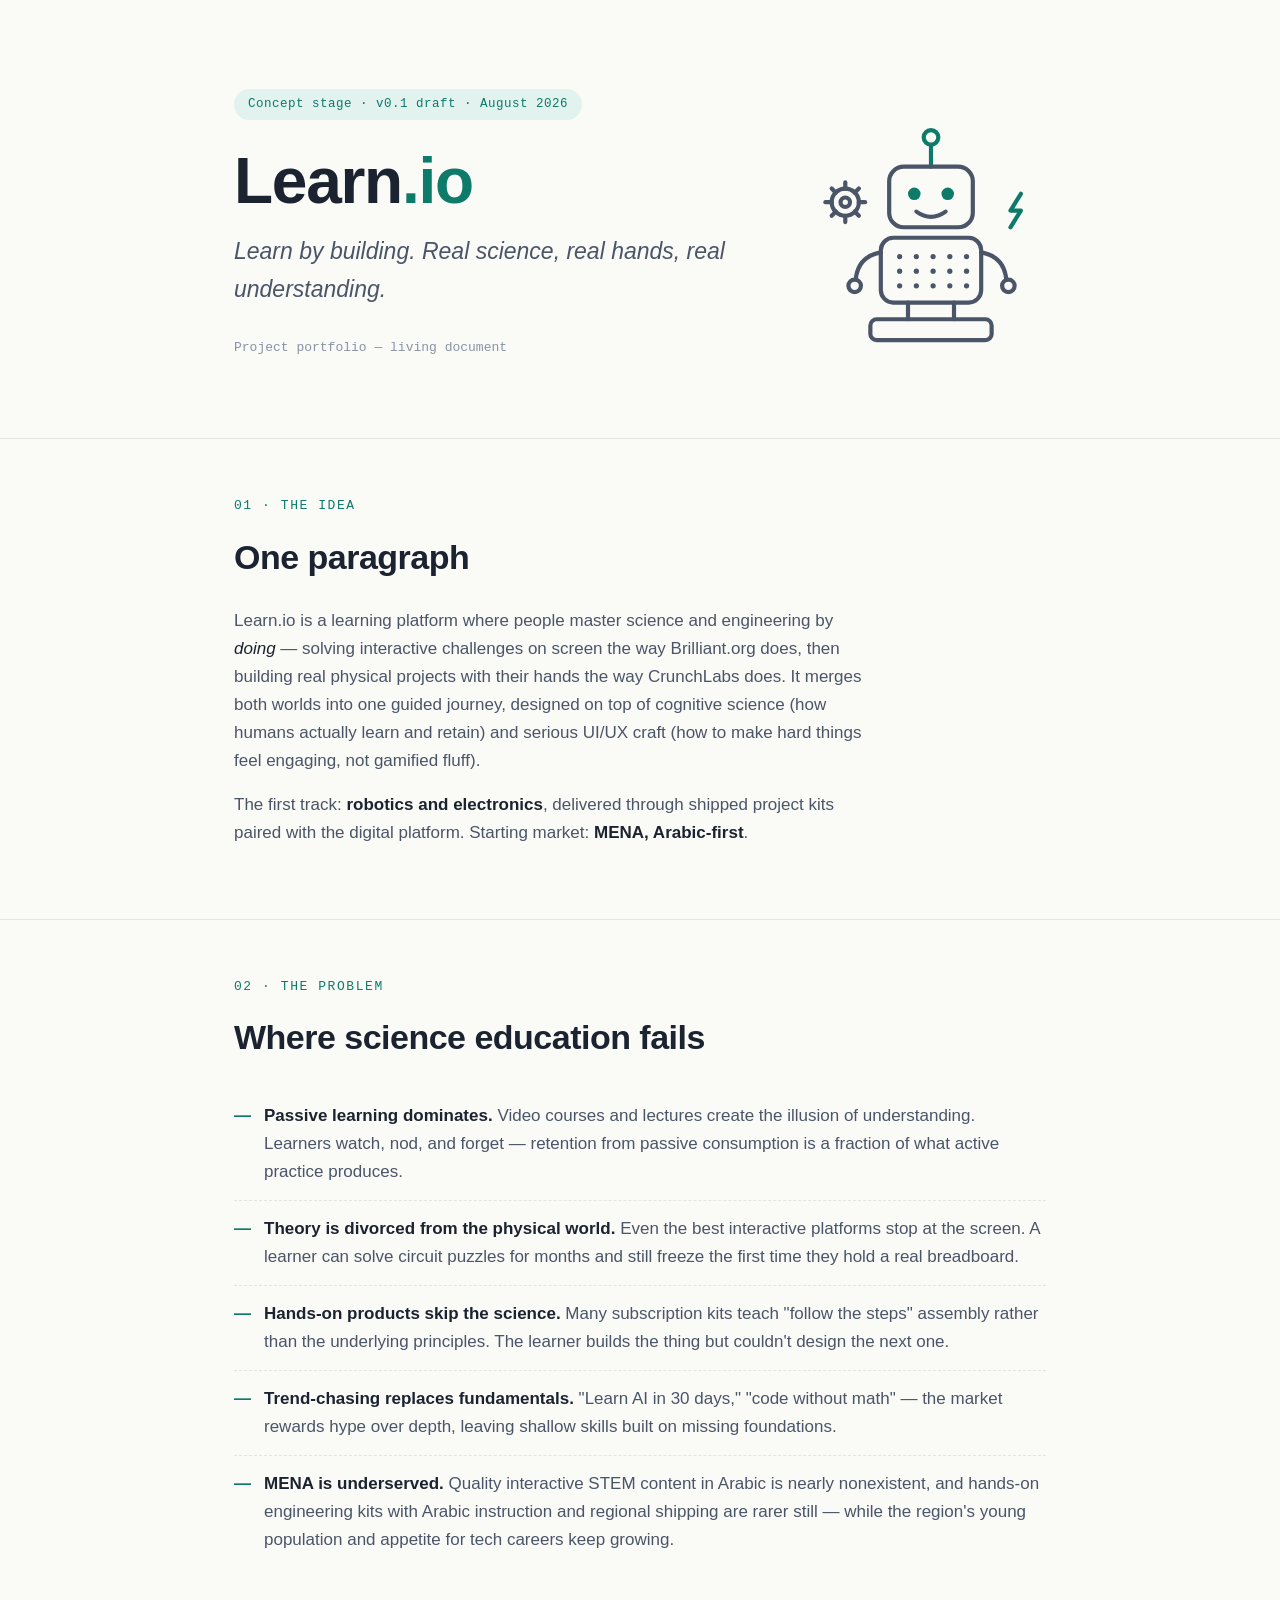
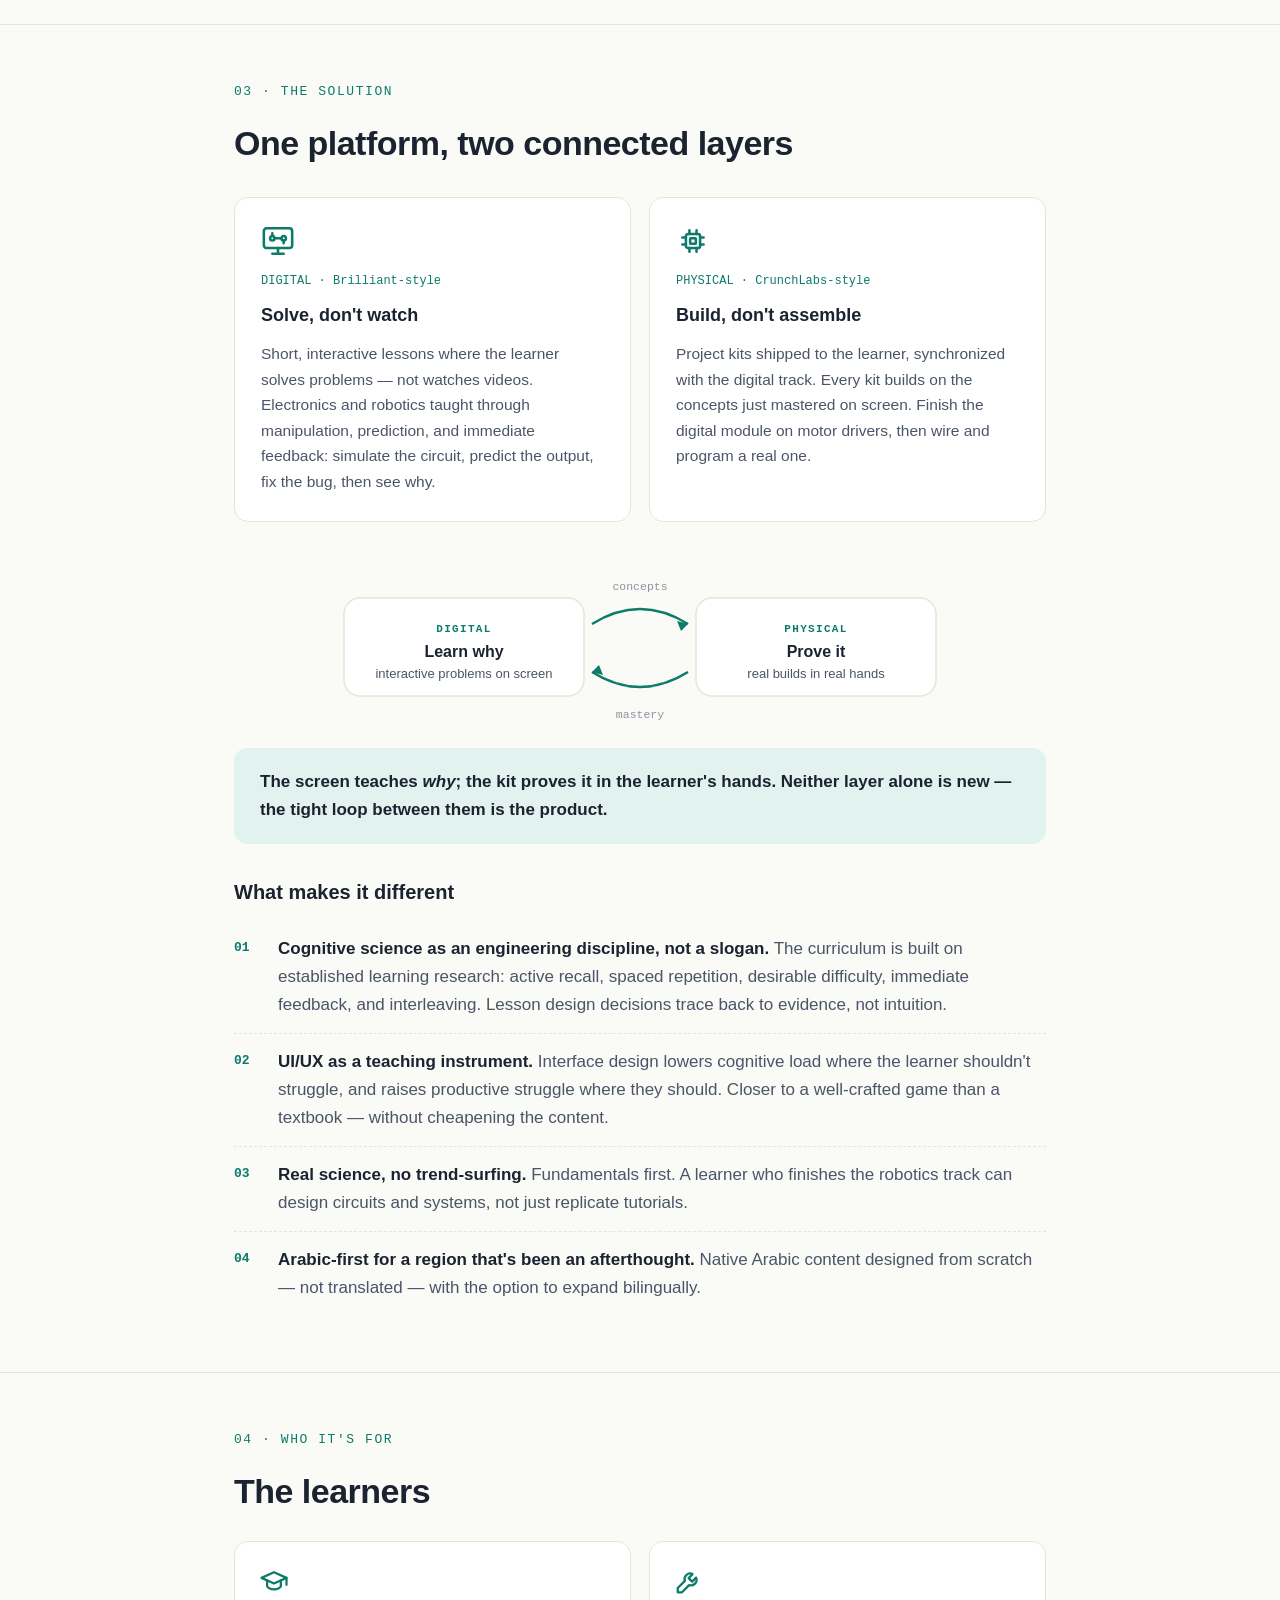
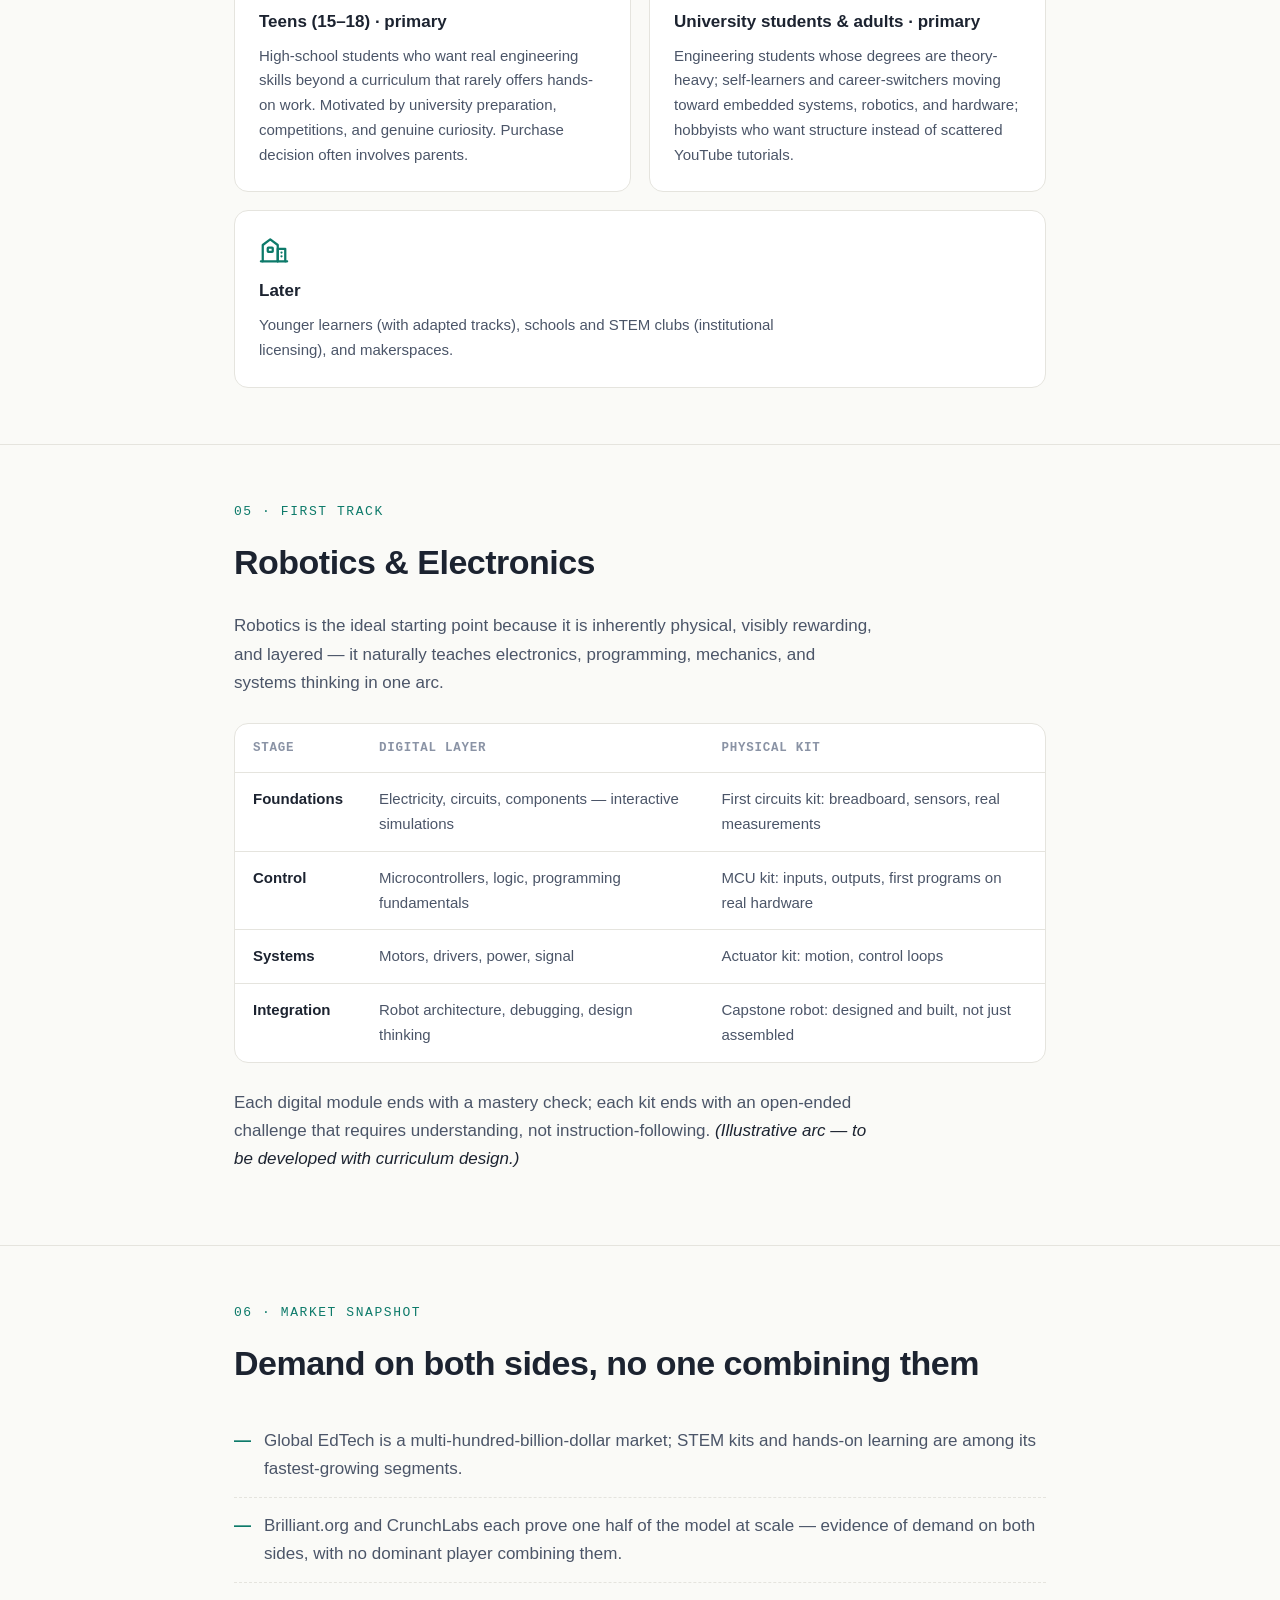
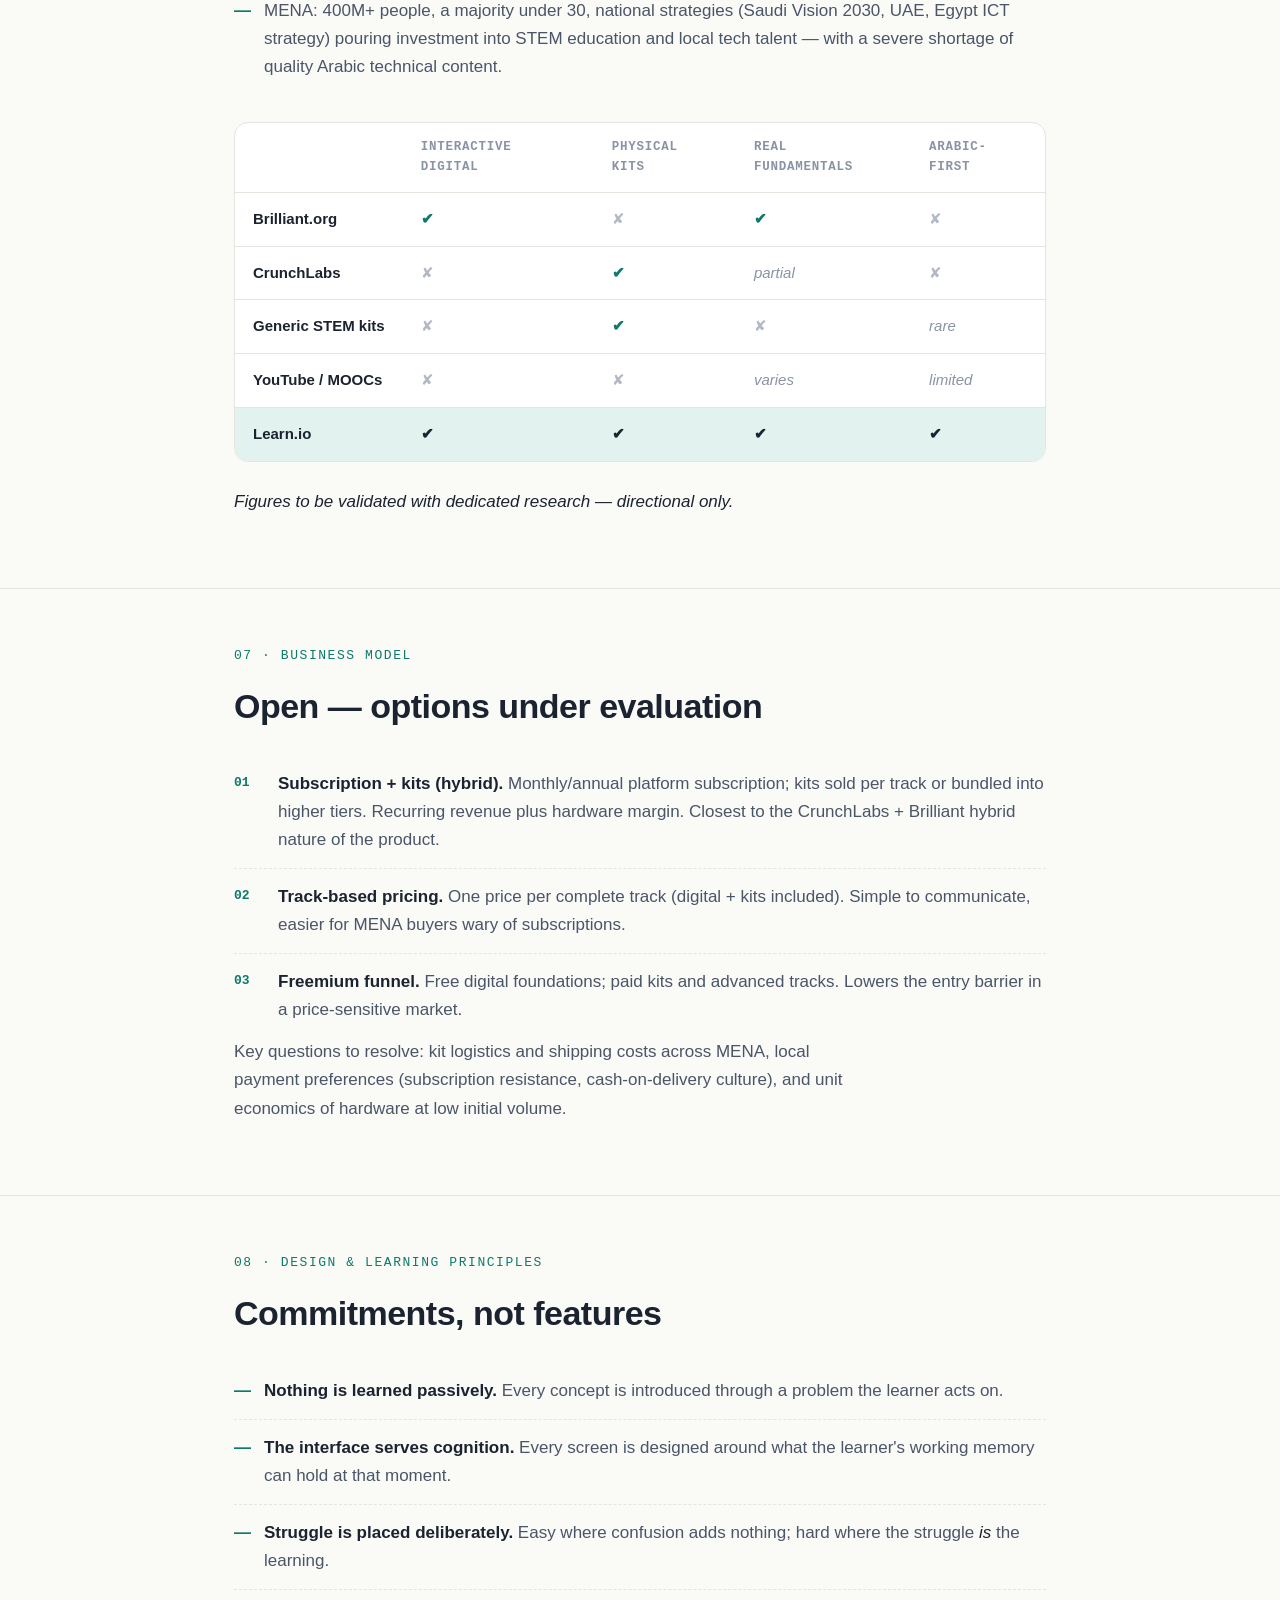
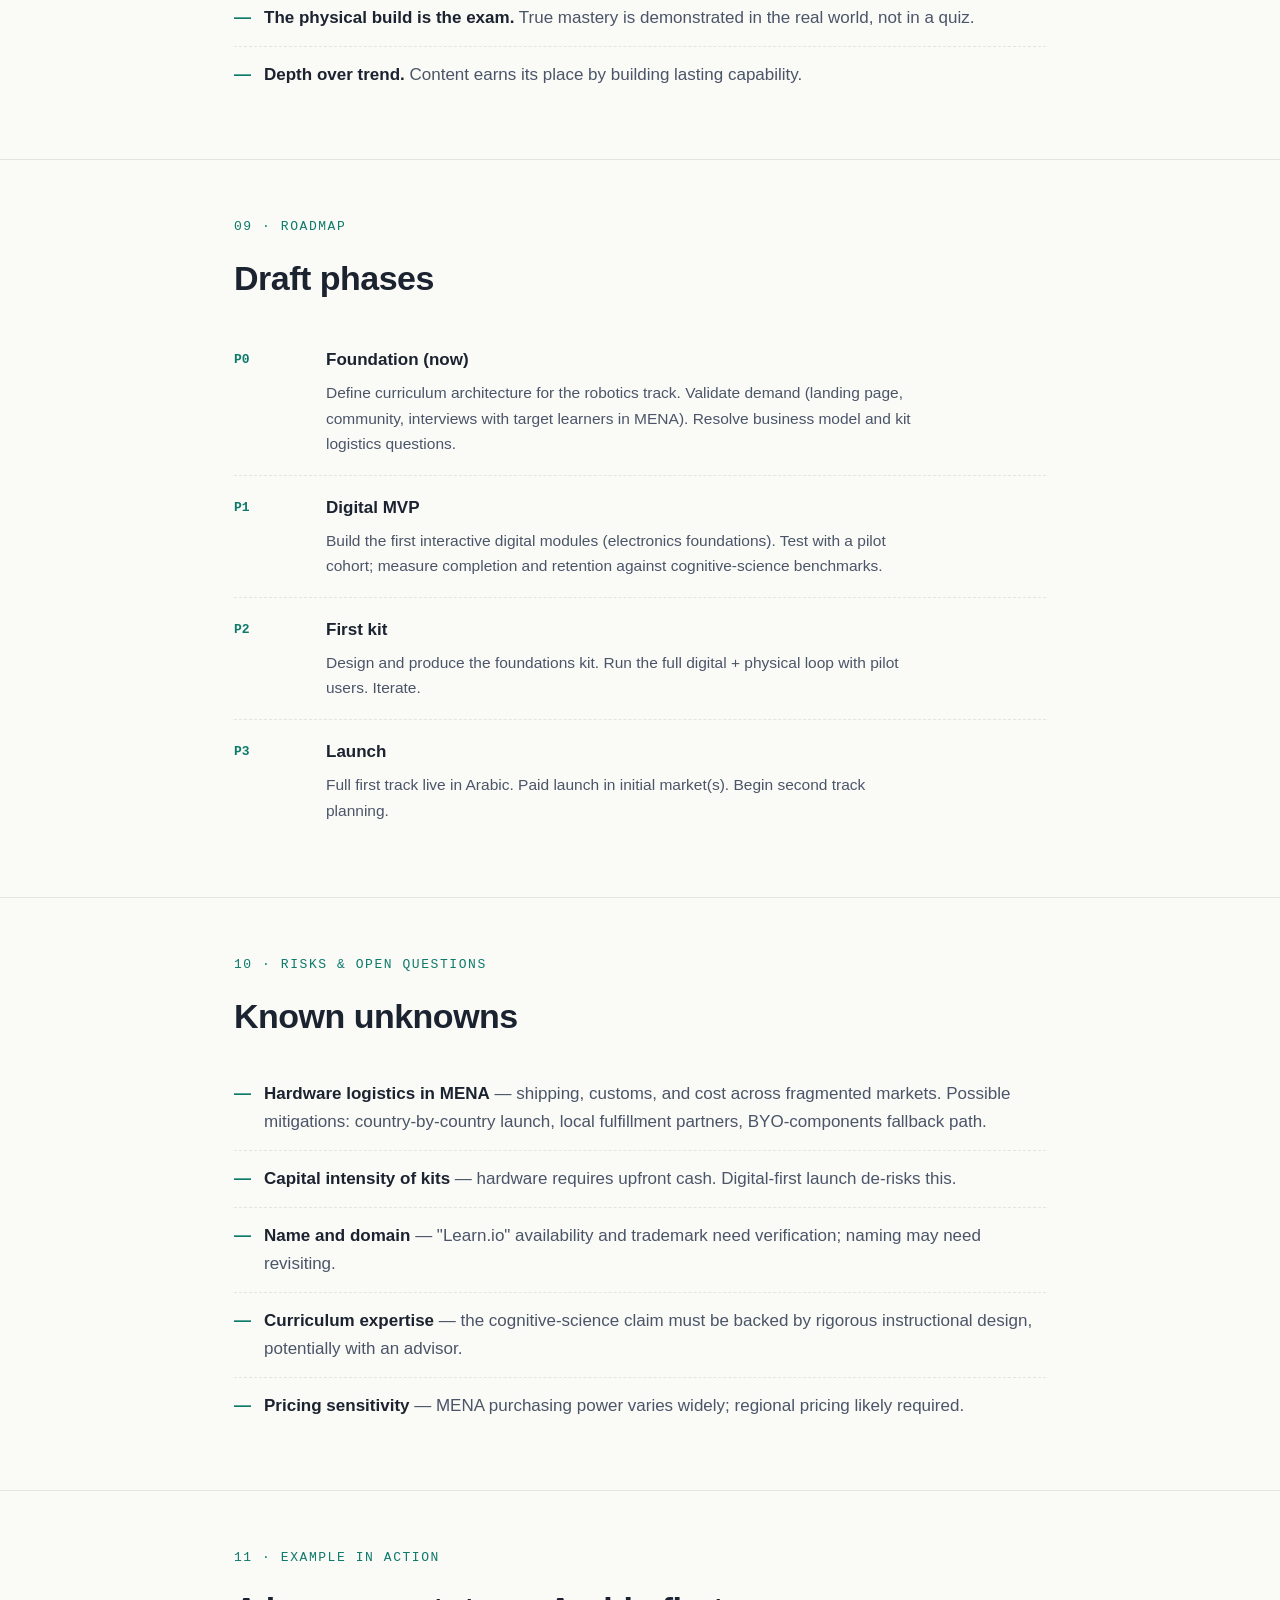
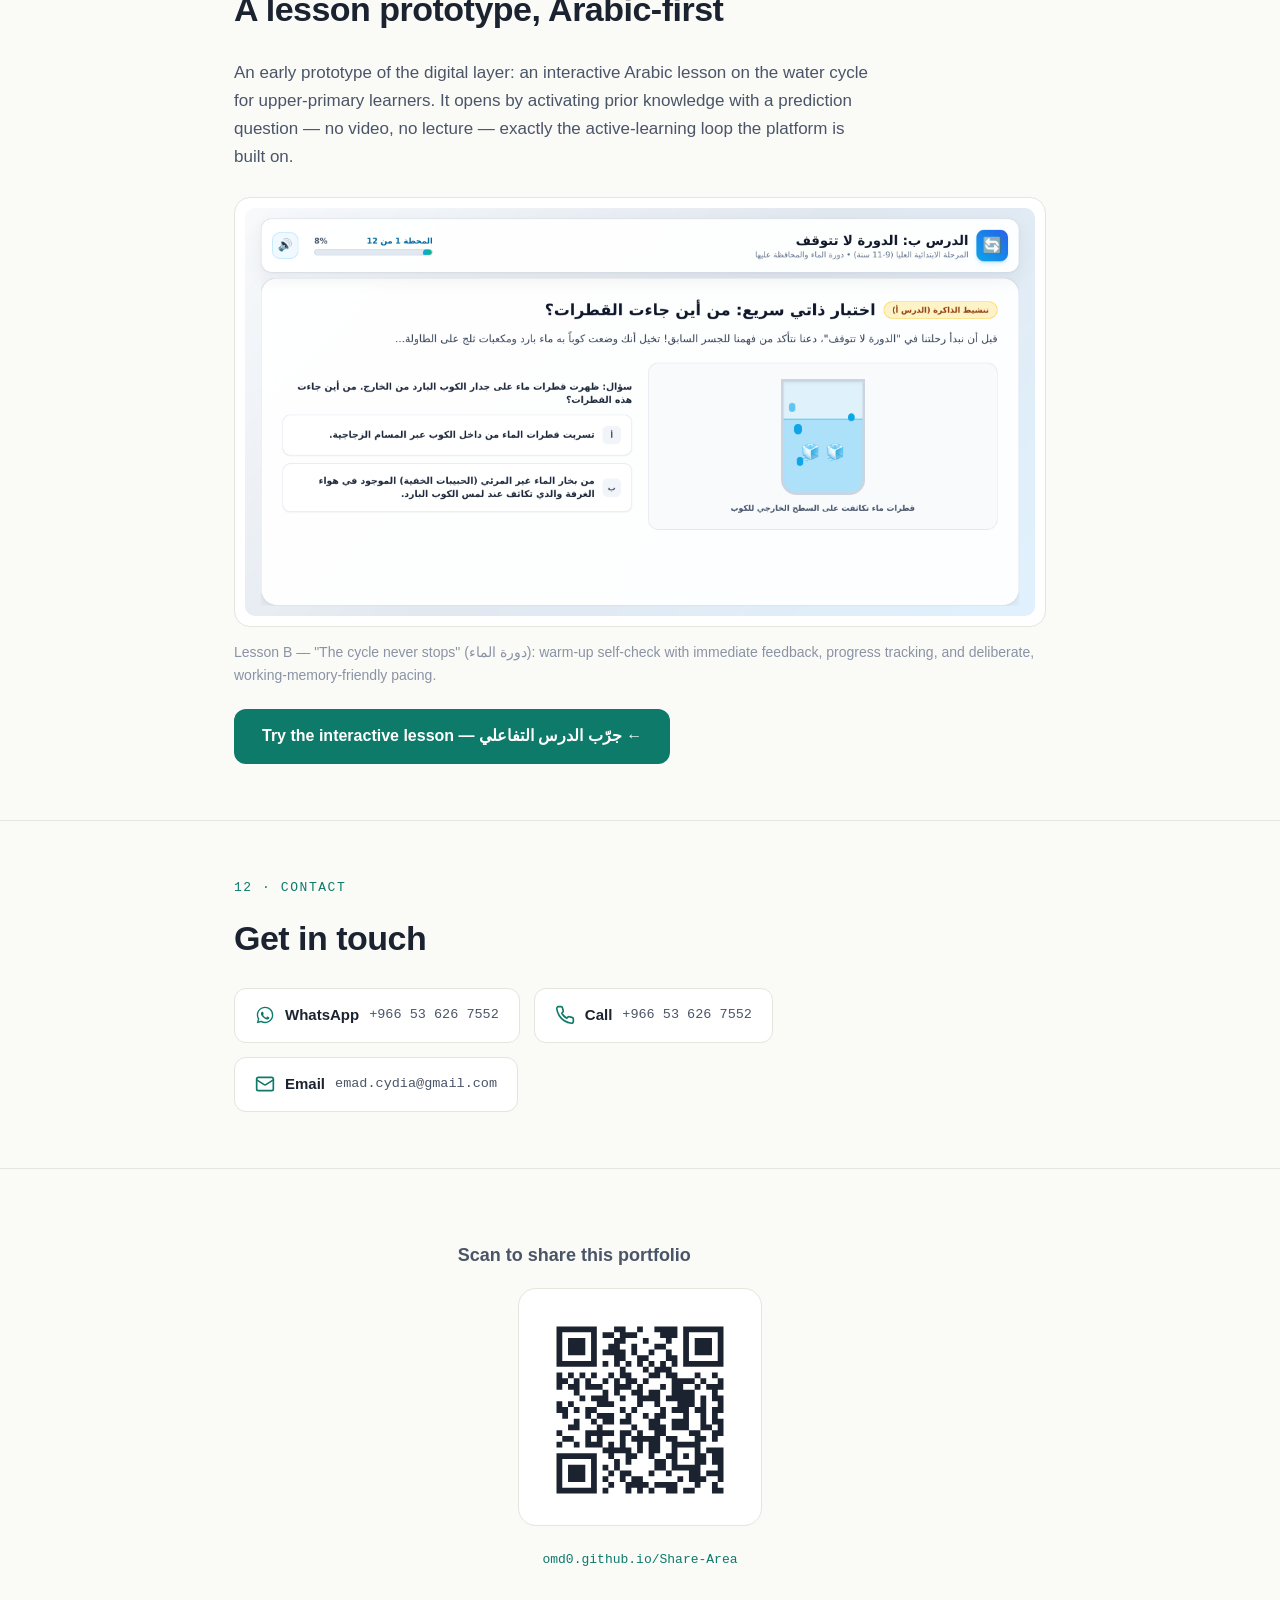
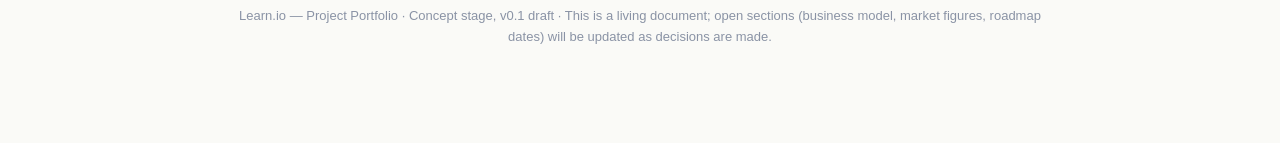
<file: index.html>
<!DOCTYPE html>
<html lang="en">
<head>
<meta charset="UTF-8">
<meta name="viewport" content="width=device-width, initial-scale=1.0">
<title>Learn.io — Project Portfolio</title>
<meta name="description" content="Learn.io: learn by building. Real science, real hands, real understanding. Interactive digital lessons paired with physical robotics kits — Arabic-first, for MENA.">
<style>
  :root {
    --bg: #fafaf7;
    --surface: #ffffff;
    --ink: #1c2330;
    --ink-soft: #4b5568;
    --ink-faint: #8a93a5;
    --accent: #0d7a6a;
    --accent-soft: #e2f2ef;
    --line: #e5e4de;
    --check: #0d7a6a;
    --cross: #b3b9c4;
    --mono: ui-monospace, "SF Mono", "Cascadia Code", Menlo, Consolas, monospace;
  }
  @media (prefers-color-scheme: dark) {
    :root {
      --bg: #12151c;
      --surface: #1a1e27;
      --ink: #e8eaf0;
      --ink-soft: #aab2c2;
      --ink-faint: #6b7484;
      --accent: #3fbfa8;
      --accent-soft: #16332e;
      --line: #2a2f3b;
      --check: #3fbfa8;
      --cross: #4b5261;
    }
  }
  * { margin: 0; padding: 0; box-sizing: border-box; }
  html { scroll-behavior: smooth; }
  body {
    background: var(--bg);
    color: var(--ink);
    font: 17px/1.65 -apple-system, BlinkMacSystemFont, "Segoe UI", Roboto, "Helvetica Neue", Arial, sans-serif;
    -webkit-font-smoothing: antialiased;
  }
  .wrap { max-width: 860px; margin: 0 auto; padding: 0 24px; }

  /* Header / hero */
  header {
    padding: 88px 0 64px;
    border-bottom: 1px solid var(--line);
  }
  .hero-flex {
    display: flex;
    align-items: center;
    gap: 40px;
    justify-content: space-between;
  }
  .hero-art {
    flex: none;
    width: 230px;
    color: var(--ink-soft);
  }
  .hero-art .accent { color: var(--accent); }
  @media (max-width: 760px) { .hero-art { display: none; } }
  .status-chip {
    display: inline-block;
    font-family: var(--mono);
    font-size: 12.5px;
    letter-spacing: .04em;
    color: var(--accent);
    background: var(--accent-soft);
    border-radius: 999px;
    padding: 5px 14px;
    margin-bottom: 28px;
  }
  h1 {
    font-size: clamp(40px, 7vw, 64px);
    line-height: 1.05;
    letter-spacing: -0.02em;
    font-weight: 750;
  }
  h1 .tld { color: var(--accent); }
  .tagline {
    margin-top: 18px;
    font-size: clamp(19px, 2.6vw, 23px);
    color: var(--ink-soft);
    font-style: italic;
  }
  .meta {
    margin-top: 28px;
    font-family: var(--mono);
    font-size: 13px;
    color: var(--ink-faint);
  }

  /* Sections */
  section { padding: 56px 0; border-bottom: 1px solid var(--line); }
  section:last-of-type { border-bottom: none; }
  .kicker {
    font-family: var(--mono);
    font-size: 13px;
    letter-spacing: .12em;
    text-transform: uppercase;
    color: var(--accent);
    margin-bottom: 12px;
  }
  h2 {
    font-size: clamp(26px, 4vw, 34px);
    letter-spacing: -0.015em;
    font-weight: 700;
    margin-bottom: 22px;
  }
  h3 { font-size: 20px; font-weight: 650; margin: 32px 0 12px; }
  p { color: var(--ink-soft); margin-bottom: 16px; max-width: 68ch; }
  p strong, li strong { color: var(--ink); }
  em { color: var(--ink); }

  ul.flat { list-style: none; }
  ul.flat li {
    color: var(--ink-soft);
    padding: 14px 0 14px 30px;
    position: relative;
    border-bottom: 1px dashed var(--line);
  }
  ul.flat li:last-child { border-bottom: none; }
  ul.flat li::before {
    content: "—";
    position: absolute;
    left: 0;
    color: var(--accent);
    font-weight: 700;
  }
  ol.nums { list-style: none; counter-reset: n; }
  ol.nums li {
    counter-increment: n;
    color: var(--ink-soft);
    padding: 14px 0 14px 44px;
    position: relative;
    border-bottom: 1px dashed var(--line);
  }
  ol.nums li:last-child { border-bottom: none; }
  ol.nums li::before {
    content: counter(n, decimal-leading-zero);
    position: absolute;
    left: 0;
    top: 16px;
    font-family: var(--mono);
    font-size: 13px;
    color: var(--accent);
    font-weight: 700;
  }

  /* Two-layer cards */
  .layers { display: grid; grid-template-columns: 1fr 1fr; gap: 18px; margin: 26px 0; }
  @media (max-width: 640px) { .layers { grid-template-columns: 1fr; } }
  .layer {
    background: var(--surface);
    border: 1px solid var(--line);
    border-radius: 14px;
    padding: 26px;
  }
  .layer h3 { margin: 0 0 10px; font-size: 18px; }
  .layer .tag {
    font-family: var(--mono);
    font-size: 12px;
    color: var(--accent);
    display: block;
    margin-bottom: 10px;
  }
  .layer p { margin: 0; font-size: 15.5px; }
  .layer .licon {
    width: 34px;
    height: 34px;
    color: var(--accent);
    margin-bottom: 14px;
    display: block;
  }
  .loop-diagram {
    display: block;
    width: 100%;
    max-width: 620px;
    height: auto;
    margin: 30px auto 6px;
    font-family: inherit;
  }
  .loop-diagram .box { fill: var(--surface); stroke: var(--line); }
  .loop-diagram .arrow { stroke: var(--accent); fill: none; }
  .loop-diagram .head { fill: var(--accent); }
  .loop-diagram .kick { fill: var(--accent); font-family: var(--mono); font-size: 11px; letter-spacing: .12em; font-weight: 700; }
  .loop-diagram .lbl { fill: var(--ink); font-size: 16px; font-weight: 700; }
  .loop-diagram .sub { fill: var(--ink-soft); font-size: 13px; }
  .loop-diagram .flow { fill: var(--ink-faint); font-family: var(--mono); font-size: 11.5px; }
  .loop-note {
    background: var(--accent-soft);
    border-radius: 14px;
    padding: 20px 26px;
    color: var(--ink);
    font-weight: 550;
    max-width: none;
  }

  /* Tables */
  .table-scroll { overflow-x: auto; margin: 26px 0; border: 1px solid var(--line); border-radius: 14px; background: var(--surface); }
  table { border-collapse: collapse; width: 100%; min-width: 560px; font-size: 15px; }
  th, td { text-align: left; padding: 14px 18px; border-bottom: 1px solid var(--line); color: var(--ink-soft); vertical-align: top; }
  thead th {
    font-family: var(--mono);
    font-size: 12.5px;
    letter-spacing: .06em;
    text-transform: uppercase;
    color: var(--ink-faint);
    background: transparent;
  }
  tbody tr:last-child td { border-bottom: none; }
  td.stage, td.who { color: var(--ink); font-weight: 600; white-space: nowrap; }
  .yes { color: var(--check); font-weight: 700; }
  .no { color: var(--cross); }
  .partial { color: var(--ink-faint); font-style: italic; }
  tr.hero-row td { color: var(--ink); font-weight: 650; background: var(--accent-soft); }
  tr.hero-row td .yes { color: var(--accent); }

  /* Audience cards */
  .cards { display: grid; grid-template-columns: 1fr 1fr; gap: 18px; margin-top: 8px; }
  @media (max-width: 640px) { .cards { grid-template-columns: 1fr; } }
  .card {
    background: var(--surface);
    border: 1px solid var(--line);
    border-radius: 14px;
    padding: 24px;
  }
  .card h3 { margin: 0 0 8px; font-size: 17px; }
  .card p { margin: 0; font-size: 15px; }
  .card.span { grid-column: 1 / -1; }
  .card .cicon {
    width: 30px;
    height: 30px;
    color: var(--accent);
    margin-bottom: 12px;
    display: block;
  }

  /* Roadmap */
  .phase { display: flex; gap: 20px; padding: 18px 0; border-bottom: 1px dashed var(--line); }
  .phase:last-child { border-bottom: none; }
  .phase .ph {
    font-family: var(--mono);
    font-size: 13px;
    font-weight: 700;
    color: var(--accent);
    min-width: 72px;
    padding-top: 3px;
  }
  .phase div p { margin: 0; font-size: 15.5px; }
  .phase div h3 { margin: 0 0 6px; font-size: 17px; }

  /* Example screenshot */
  .shot {
    background: var(--surface);
    border: 1px solid var(--line);
    border-radius: 16px;
    padding: 10px;
    margin: 26px 0 14px;
  }
  .shot img {
    display: block;
    width: 100%;
    height: auto;
    border-radius: 10px;
  }
  .shot-caption {
    font-size: 14px;
    color: var(--ink-faint);
    margin: 0;
    max-width: none;
  }
  .try-btn {
    display: inline-block;
    margin-top: 22px;
    background: var(--accent);
    color: #fff;
    text-decoration: none;
    font-weight: 700;
    font-size: 16px;
    padding: 14px 28px;
    border-radius: 12px;
    transition: opacity .15s ease, transform .15s ease;
  }
  .try-btn:hover { opacity: .9; transform: translateY(-2px); }

  /* Contact */
  .contact-row {
    display: flex;
    flex-wrap: wrap;
    gap: 14px;
    margin-top: 8px;
  }
  .contact-btn {
    display: inline-flex;
    align-items: center;
    gap: 10px;
    background: var(--surface);
    border: 1px solid var(--line);
    border-radius: 12px;
    padding: 14px 20px;
    text-decoration: none;
    color: var(--ink);
    font-weight: 600;
    font-size: 15px;
    transition: border-color .15s ease;
  }
  .contact-btn:hover { border-color: var(--accent); }
  .contact-btn .ico {
    width: 20px;
    height: 20px;
    color: var(--accent);
    flex: none;
  }
  .contact-btn span.val {
    font-family: var(--mono);
    font-size: 13.5px;
    color: var(--ink-soft);
    font-weight: 500;
    direction: ltr;
  }

  /* Footer / QR */
  footer {
    border-top: 1px solid var(--line);
    padding: 72px 0 80px;
    text-align: center;
  }
  .qr-box {
    display: inline-block;
    background: var(--surface);
    border: 1px solid var(--line);
    border-radius: 18px;
    padding: 26px 26px 20px;
  }
  .qr-box svg {
    width: 190px;
    height: 190px;
    display: block;
    color: var(--ink);
    stroke-width: 1;
  }
  .qr-title { font-weight: 700; font-size: 18px; margin-bottom: 18px; }
  .qr-link {
    display: block;
    margin-top: 14px;
    font-family: var(--mono);
    font-size: 13px;
    color: var(--accent);
    text-decoration: none;
    word-break: break-all;
  }
  .qr-link:hover { text-decoration: underline; }
  .fineprint { margin-top: 34px; font-size: 13px; color: var(--ink-faint); max-width: none; }
</style>
</head>
<body>

<header>
  <div class="wrap hero-flex">
    <div>
      <span class="status-chip">Concept stage · v0.1 draft · August 2026</span>
      <h1>Learn<span class="tld">.io</span></h1>
      <p class="tagline">Learn by building. Real science, real hands, real understanding.</p>
      <p class="meta">Project portfolio — living document</p>
    </div>
    <svg class="hero-art" viewBox="0 0 220 240" fill="none" stroke="currentColor" stroke-width="4" stroke-linecap="round" stroke-linejoin="round" role="img" aria-label="Line drawing of a friendly robot standing on a breadboard, with a spark and a gear floating beside it">
      <!-- antenna -->
      <line x1="110" y1="38" x2="110" y2="58" class="accent" stroke="currentColor"/>
      <circle cx="110" cy="30" r="7" class="accent" stroke="currentColor"/>
      <!-- head -->
      <rect x="70" y="58" width="80" height="58" rx="14"/>
      <circle cx="94" cy="84" r="6" fill="currentColor" stroke="none" class="accent"/>
      <circle cx="126" cy="84" r="6" fill="currentColor" stroke="none" class="accent"/>
      <path d="M96 101 q14 10 28 0"/>
      <!-- body -->
      <rect x="62" y="126" width="96" height="62" rx="12"/>
      <circle cx="80" cy="144" r="2.5" fill="currentColor" stroke="none"/>
      <circle cx="96" cy="144" r="2.5" fill="currentColor" stroke="none"/>
      <circle cx="112" cy="144" r="2.5" fill="currentColor" stroke="none"/>
      <circle cx="128" cy="144" r="2.5" fill="currentColor" stroke="none"/>
      <circle cx="144" cy="144" r="2.5" fill="currentColor" stroke="none"/>
      <circle cx="80" cy="158" r="2.5" fill="currentColor" stroke="none"/>
      <circle cx="96" cy="158" r="2.5" fill="currentColor" stroke="none"/>
      <circle cx="112" cy="158" r="2.5" fill="currentColor" stroke="none"/>
      <circle cx="128" cy="158" r="2.5" fill="currentColor" stroke="none"/>
      <circle cx="144" cy="158" r="2.5" fill="currentColor" stroke="none"/>
      <circle cx="80" cy="172" r="2.5" fill="currentColor" stroke="none"/>
      <circle cx="96" cy="172" r="2.5" fill="currentColor" stroke="none"/>
      <circle cx="112" cy="172" r="2.5" fill="currentColor" stroke="none"/>
      <circle cx="128" cy="172" r="2.5" fill="currentColor" stroke="none"/>
      <circle cx="144" cy="172" r="2.5" fill="currentColor" stroke="none"/>
      <!-- arms -->
      <path d="M62 140 q-22 4 -24 26"/>
      <path d="M158 140 q22 4 24 26"/>
      <circle cx="37" cy="172" r="6"/>
      <circle cx="184" cy="172" r="6"/>
      <!-- legs / breadboard base -->
      <line x1="88" y1="188" x2="88" y2="204"/>
      <line x1="132" y1="188" x2="132" y2="204"/>
      <rect x="52" y="204" width="116" height="20" rx="6"/>
      <!-- spark -->
      <path d="M196 84 l-10 16 h10 l-10 16" class="accent" stroke="currentColor"/>
      <!-- gear -->
      <circle cx="28" cy="92" r="13"/>
      <circle cx="28" cy="92" r="4.5"/>
      <line x1="28" y1="73" x2="28" y2="79"/>
      <line x1="28" y1="105" x2="28" y2="111"/>
      <line x1="9" y1="92" x2="15" y2="92"/>
      <line x1="41" y1="92" x2="47" y2="92"/>
      <line x1="15" y1="79" x2="19" y2="83"/>
      <line x1="37" y1="101" x2="41" y2="105"/>
      <line x1="41" y1="79" x2="37" y2="83"/>
      <line x1="19" y1="101" x2="15" y2="105"/>
    </svg>
  </div>
</header>

<section id="idea">
  <div class="wrap">
    <p class="kicker">01 · The Idea</p>
    <h2>One paragraph</h2>
    <p>Learn.io is a learning platform where people master science and engineering by <em>doing</em> — solving interactive challenges on screen the way Brilliant.org does, then building real physical projects with their hands the way CrunchLabs does. It merges both worlds into one guided journey, designed on top of cognitive science (how humans actually learn and retain) and serious UI/UX craft (how to make hard things feel engaging, not gamified fluff).</p>
    <p>The first track: <strong>robotics and electronics</strong>, delivered through shipped project kits paired with the digital platform. Starting market: <strong>MENA, Arabic-first</strong>.</p>
  </div>
</section>

<section id="problem">
  <div class="wrap">
    <p class="kicker">02 · The Problem</p>
    <h2>Where science education fails</h2>
    <ul class="flat">
      <li><strong>Passive learning dominates.</strong> Video courses and lectures create the illusion of understanding. Learners watch, nod, and forget — retention from passive consumption is a fraction of what active practice produces.</li>
      <li><strong>Theory is divorced from the physical world.</strong> Even the best interactive platforms stop at the screen. A learner can solve circuit puzzles for months and still freeze the first time they hold a real breadboard.</li>
      <li><strong>Hands-on products skip the science.</strong> Many subscription kits teach "follow the steps" assembly rather than the underlying principles. The learner builds the thing but couldn't design the next one.</li>
      <li><strong>Trend-chasing replaces fundamentals.</strong> "Learn AI in 30 days," "code without math" — the market rewards hype over depth, leaving shallow skills built on missing foundations.</li>
      <li><strong>MENA is underserved.</strong> Quality interactive STEM content in Arabic is nearly nonexistent, and hands-on engineering kits with Arabic instruction and regional shipping are rarer still — while the region's young population and appetite for tech careers keep growing.</li>
    </ul>
  </div>
</section>

<section id="solution">
  <div class="wrap">
    <p class="kicker">03 · The Solution</p>
    <h2>One platform, two connected layers</h2>
    <div class="layers">
      <div class="layer">
        <svg class="licon" viewBox="0 0 24 24" fill="none" stroke="currentColor" stroke-width="1.8" stroke-linecap="round" stroke-linejoin="round" aria-hidden="true"><rect x="2" y="3" width="20" height="14" rx="2"/><line x1="8" y1="21" x2="16" y2="21"/><line x1="12" y1="17" x2="12" y2="21"/><circle cx="8" cy="10" r="1.6"/><circle cx="16" cy="10" r="1.6"/><path d="M9.6 10h4.8"/><path d="M8 8.4V6.5M16 11.6v1.9"/></svg>
        <span class="tag">DIGITAL · Brilliant-style</span>
        <h3>Solve, don't watch</h3>
        <p>Short, interactive lessons where the learner solves problems — not watches videos. Electronics and robotics taught through manipulation, prediction, and immediate feedback: simulate the circuit, predict the output, fix the bug, then see why.</p>
      </div>
      <div class="layer">
        <svg class="licon" viewBox="0 0 24 24" fill="none" stroke="currentColor" stroke-width="1.8" stroke-linecap="round" stroke-linejoin="round" aria-hidden="true"><rect x="7" y="7" width="10" height="10" rx="1.5"/><rect x="10" y="10" width="4" height="4" rx="0.5"/><path d="M9.5 7V4.5M14.5 7V4.5M9.5 19.5V17M14.5 19.5V17M7 9.5H4.5M7 14.5H4.5M19.5 9.5H17M19.5 14.5H17"/></svg>
        <span class="tag">PHYSICAL · CrunchLabs-style</span>
        <h3>Build, don't assemble</h3>
        <p>Project kits shipped to the learner, synchronized with the digital track. Every kit builds on the concepts just mastered on screen. Finish the digital module on motor drivers, then wire and program a real one.</p>
      </div>
    </div>
    <svg class="loop-diagram" viewBox="0 0 620 190" role="img" aria-label="Diagram of the learning loop: concepts flow from the digital screen to the physical kit, and mastery flows back from the kit to the screen">
      <rect class="box" x="14" y="46" width="240" height="98" rx="16" stroke-width="1.5"/>
      <text class="kick" x="134" y="80" text-anchor="middle">DIGITAL</text>
      <text class="lbl" x="134" y="105" text-anchor="middle">Learn why</text>
      <text class="sub" x="134" y="126" text-anchor="middle">interactive problems on screen</text>
      <rect class="box" x="366" y="46" width="240" height="98" rx="16" stroke-width="1.5"/>
      <text class="kick" x="486" y="80" text-anchor="middle">PHYSICAL</text>
      <text class="lbl" x="486" y="105" text-anchor="middle">Prove it</text>
      <text class="sub" x="486" y="126" text-anchor="middle">real builds in real hands</text>
      <path class="arrow" d="M262 72 Q310 42 358 72" stroke-width="2.5"/>
      <path class="head" d="M358 72 l-11 -3 4 10 z"/>
      <text class="flow" x="310" y="38" text-anchor="middle">concepts</text>
      <path class="arrow" d="M358 120 Q310 150 262 120" stroke-width="2.5"/>
      <path class="head" d="M262 120 l11 3 -4 -10 z"/>
      <text class="flow" x="310" y="166" text-anchor="middle">mastery</text>
    </svg>
    <p class="loop-note">The screen teaches <em>why</em>; the kit proves it in the learner's hands. Neither layer alone is new — the tight loop between them is the product.</p>

    <h3>What makes it different</h3>
    <ol class="nums">
      <li><strong>Cognitive science as an engineering discipline, not a slogan.</strong> The curriculum is built on established learning research: active recall, spaced repetition, desirable difficulty, immediate feedback, and interleaving. Lesson design decisions trace back to evidence, not intuition.</li>
      <li><strong>UI/UX as a teaching instrument.</strong> Interface design lowers cognitive load where the learner shouldn't struggle, and raises productive struggle where they should. Closer to a well-crafted game than a textbook — without cheapening the content.</li>
      <li><strong>Real science, no trend-surfing.</strong> Fundamentals first. A learner who finishes the robotics track can design circuits and systems, not just replicate tutorials.</li>
      <li><strong>Arabic-first for a region that's been an afterthought.</strong> Native Arabic content designed from scratch — not translated — with the option to expand bilingually.</li>
    </ol>
  </div>
</section>

<section id="audience">
  <div class="wrap">
    <p class="kicker">04 · Who It's For</p>
    <h2>The learners</h2>
    <div class="cards">
      <div class="card">
        <svg class="cicon" viewBox="0 0 24 24" fill="none" stroke="currentColor" stroke-width="1.8" stroke-linecap="round" stroke-linejoin="round" aria-hidden="true"><path d="M2 9.5 12 5l10 4.5L12 14 2 9.5z"/><path d="M6.5 11.5V16c0 1.2 2.5 2.7 5.5 2.7s5.5-1.5 5.5-2.7v-4.5"/><line x1="22" y1="9.5" x2="22" y2="15"/></svg>
        <h3>Teens (15–18) · primary</h3>
        <p>High-school students who want real engineering skills beyond a curriculum that rarely offers hands-on work. Motivated by university preparation, competitions, and genuine curiosity. Purchase decision often involves parents.</p>
      </div>
      <div class="card">
        <svg class="cicon" viewBox="0 0 24 24" fill="none" stroke="currentColor" stroke-width="1.8" stroke-linecap="round" stroke-linejoin="round" aria-hidden="true"><path d="M14.7 6.3a4.5 4.5 0 0 0-6 5.6L3 17.6V21h3.4l5.7-5.7a4.5 4.5 0 0 0 5.6-6l-3.2 3.2-2.8-2.8 3-3z"/></svg>
        <h3>University students &amp; adults · primary</h3>
        <p>Engineering students whose degrees are theory-heavy; self-learners and career-switchers moving toward embedded systems, robotics, and hardware; hobbyists who want structure instead of scattered YouTube tutorials.</p>
      </div>
      <div class="card span">
        <svg class="cicon" viewBox="0 0 24 24" fill="none" stroke="currentColor" stroke-width="1.8" stroke-linecap="round" stroke-linejoin="round" aria-hidden="true"><path d="M3 21V8l6-4.5L15 8v13"/><path d="M15 21V11h6v10"/><line x1="1.5" y1="21" x2="22.5" y2="21"/><rect x="7" y="10" width="4" height="3.5" rx="0.5"/><path d="M18 14h.01M18 17h.01"/></svg>
        <h3>Later</h3>
        <p>Younger learners (with adapted tracks), schools and STEM clubs (institutional licensing), and makerspaces.</p>
      </div>
    </div>
  </div>
</section>

<section id="track">
  <div class="wrap">
    <p class="kicker">05 · First Track</p>
    <h2>Robotics &amp; Electronics</h2>
    <p>Robotics is the ideal starting point because it is inherently physical, visibly rewarding, and layered — it naturally teaches electronics, programming, mechanics, and systems thinking in one arc.</p>
    <div class="table-scroll">
      <table>
        <thead>
          <tr><th>Stage</th><th>Digital layer</th><th>Physical kit</th></tr>
        </thead>
        <tbody>
          <tr><td class="stage">Foundations</td><td>Electricity, circuits, components — interactive simulations</td><td>First circuits kit: breadboard, sensors, real measurements</td></tr>
          <tr><td class="stage">Control</td><td>Microcontrollers, logic, programming fundamentals</td><td>MCU kit: inputs, outputs, first programs on real hardware</td></tr>
          <tr><td class="stage">Systems</td><td>Motors, drivers, power, signal</td><td>Actuator kit: motion, control loops</td></tr>
          <tr><td class="stage">Integration</td><td>Robot architecture, debugging, design thinking</td><td>Capstone robot: designed and built, not just assembled</td></tr>
        </tbody>
      </table>
    </div>
    <p>Each digital module ends with a mastery check; each kit ends with an open-ended challenge that requires understanding, not instruction-following. <em>(Illustrative arc — to be developed with curriculum design.)</em></p>
  </div>
</section>

<section id="market">
  <div class="wrap">
    <p class="kicker">06 · Market Snapshot</p>
    <h2>Demand on both sides, no one combining them</h2>
    <ul class="flat">
      <li>Global EdTech is a multi-hundred-billion-dollar market; STEM kits and hands-on learning are among its fastest-growing segments.</li>
      <li>Brilliant.org and CrunchLabs each prove one half of the model at scale — evidence of demand on both sides, with no dominant player combining them.</li>
      <li>MENA: 400M+ people, a majority under 30, national strategies (Saudi Vision 2030, UAE, Egypt ICT strategy) pouring investment into STEM education and local tech talent — with a severe shortage of quality Arabic technical content.</li>
    </ul>
    <div class="table-scroll">
      <table>
        <thead>
          <tr><th></th><th>Interactive digital</th><th>Physical kits</th><th>Real fundamentals</th><th>Arabic-first</th></tr>
        </thead>
        <tbody>
          <tr><td class="who">Brilliant.org</td><td class="yes">✔</td><td class="no">✘</td><td class="yes">✔</td><td class="no">✘</td></tr>
          <tr><td class="who">CrunchLabs</td><td class="no">✘</td><td class="yes">✔</td><td class="partial">partial</td><td class="no">✘</td></tr>
          <tr><td class="who">Generic STEM kits</td><td class="no">✘</td><td class="yes">✔</td><td class="no">✘</td><td class="partial">rare</td></tr>
          <tr><td class="who">YouTube / MOOCs</td><td class="no">✘</td><td class="no">✘</td><td class="partial">varies</td><td class="partial">limited</td></tr>
          <tr class="hero-row"><td class="who">Learn.io</td><td class="yes">✔</td><td class="yes">✔</td><td class="yes">✔</td><td class="yes">✔</td></tr>
        </tbody>
      </table>
    </div>
    <p><em>Figures to be validated with dedicated research — directional only.</em></p>
  </div>
</section>

<section id="business">
  <div class="wrap">
    <p class="kicker">07 · Business Model</p>
    <h2>Open — options under evaluation</h2>
    <ol class="nums">
      <li><strong>Subscription + kits (hybrid).</strong> Monthly/annual platform subscription; kits sold per track or bundled into higher tiers. Recurring revenue plus hardware margin. Closest to the CrunchLabs + Brilliant hybrid nature of the product.</li>
      <li><strong>Track-based pricing.</strong> One price per complete track (digital + kits included). Simple to communicate, easier for MENA buyers wary of subscriptions.</li>
      <li><strong>Freemium funnel.</strong> Free digital foundations; paid kits and advanced tracks. Lowers the entry barrier in a price-sensitive market.</li>
    </ol>
    <p>Key questions to resolve: kit logistics and shipping costs across MENA, local payment preferences (subscription resistance, cash-on-delivery culture), and unit economics of hardware at low initial volume.</p>
  </div>
</section>

<section id="principles">
  <div class="wrap">
    <p class="kicker">08 · Design &amp; Learning Principles</p>
    <h2>Commitments, not features</h2>
    <ul class="flat">
      <li><strong>Nothing is learned passively.</strong> Every concept is introduced through a problem the learner acts on.</li>
      <li><strong>The interface serves cognition.</strong> Every screen is designed around what the learner's working memory can hold at that moment.</li>
      <li><strong>Struggle is placed deliberately.</strong> Easy where confusion adds nothing; hard where the struggle <em>is</em> the learning.</li>
      <li><strong>The physical build is the exam.</strong> True mastery is demonstrated in the real world, not in a quiz.</li>
      <li><strong>Depth over trend.</strong> Content earns its place by building lasting capability.</li>
    </ul>
  </div>
</section>

<section id="roadmap">
  <div class="wrap">
    <p class="kicker">09 · Roadmap</p>
    <h2>Draft phases</h2>
    <div class="phase">
      <span class="ph">P0</span>
      <div>
        <h3>Foundation (now)</h3>
        <p>Define curriculum architecture for the robotics track. Validate demand (landing page, community, interviews with target learners in MENA). Resolve business model and kit logistics questions.</p>
      </div>
    </div>
    <div class="phase">
      <span class="ph">P1</span>
      <div>
        <h3>Digital MVP</h3>
        <p>Build the first interactive digital modules (electronics foundations). Test with a pilot cohort; measure completion and retention against cognitive-science benchmarks.</p>
      </div>
    </div>
    <div class="phase">
      <span class="ph">P2</span>
      <div>
        <h3>First kit</h3>
        <p>Design and produce the foundations kit. Run the full digital + physical loop with pilot users. Iterate.</p>
      </div>
    </div>
    <div class="phase">
      <span class="ph">P3</span>
      <div>
        <h3>Launch</h3>
        <p>Full first track live in Arabic. Paid launch in initial market(s). Begin second track planning.</p>
      </div>
    </div>
  </div>
</section>

<section id="risks">
  <div class="wrap">
    <p class="kicker">10 · Risks &amp; Open Questions</p>
    <h2>Known unknowns</h2>
    <ul class="flat">
      <li><strong>Hardware logistics in MENA</strong> — shipping, customs, and cost across fragmented markets. Possible mitigations: country-by-country launch, local fulfillment partners, BYO-components fallback path.</li>
      <li><strong>Capital intensity of kits</strong> — hardware requires upfront cash. Digital-first launch de-risks this.</li>
      <li><strong>Name and domain</strong> — "Learn.io" availability and trademark need verification; naming may need revisiting.</li>
      <li><strong>Curriculum expertise</strong> — the cognitive-science claim must be backed by rigorous instructional design, potentially with an advisor.</li>
      <li><strong>Pricing sensitivity</strong> — MENA purchasing power varies widely; regional pricing likely required.</li>
    </ul>
  </div>
</section>

<section id="example">
  <div class="wrap">
    <p class="kicker">11 · Example in Action</p>
    <h2>A lesson prototype, Arabic-first</h2>
    <p>An early prototype of the digital layer: an interactive Arabic lesson on the water cycle for upper-primary learners. It opens by activating prior knowledge with a prediction question — no video, no lecture — exactly the active-learning loop the platform is built on.</p>
    <div class="shot">
      <img src="assets/example-lesson.png" alt="Screenshot of an interactive Arabic lesson prototype: a self-check question about condensation on a cold glass, with two answer choices, a progress bar, and an illustration of a glass of iced water" loading="lazy">
    </div>
    <p class="shot-caption">Lesson B — "The cycle never stops" (دورة الماء): warm-up self-check with immediate feedback, progress tracking, and deliberate, working-memory-friendly pacing.</p>
    <a class="try-btn" href="example/">Try the interactive lesson — جرّب الدرس التفاعلي ←</a>
  </div>
</section>

<section id="contact">
  <div class="wrap">
    <p class="kicker">12 · Contact</p>
    <h2>Get in touch</h2>
    <div class="contact-row">
      <a class="contact-btn" href="https://wa.me/966536267552">
        <svg class="ico" viewBox="0 0 24 24" fill="currentColor" aria-hidden="true"><path d="M12.04 2c-5.46 0-9.91 4.45-9.91 9.91 0 1.75.46 3.45 1.32 4.95L2.05 22l5.25-1.38a9.87 9.87 0 0 0 4.74 1.21h.01c5.46 0 9.9-4.45 9.9-9.91 0-2.65-1.03-5.14-2.9-7.01A9.82 9.82 0 0 0 12.04 2m0 1.67c2.2 0 4.27.86 5.83 2.42a8.2 8.2 0 0 1 2.41 5.83c0 4.54-3.7 8.23-8.24 8.23a8.2 8.2 0 0 1-4.19-1.15l-.3-.18-3.12.82.83-3.04-.2-.31a8.2 8.2 0 0 1-1.26-4.38c0-4.54 3.7-8.24 8.24-8.24m-3.4 4.43c-.16 0-.43.06-.66.31-.22.25-.87.85-.87 2.07 0 1.22.89 2.4 1 2.56.13.17 1.76 2.67 4.25 3.73.59.27 1.05.42 1.41.53.59.19 1.13.16 1.56.1.48-.07 1.46-.6 1.67-1.18.2-.58.2-1.07.14-1.18-.06-.11-.22-.16-.47-.28-.25-.13-1.47-.74-1.69-.82-.23-.08-.39-.12-.56.12-.16.25-.64.81-.78.97-.15.17-.29.19-.53.06-.25-.12-1.05-.39-1.99-1.23-.74-.66-1.23-1.47-1.38-1.72-.14-.25-.02-.38.11-.51.11-.11.25-.29.37-.43.13-.15.17-.25.25-.41.08-.17.04-.31-.02-.43-.06-.12-.56-1.34-.76-1.84-.2-.48-.41-.42-.56-.42-.14-.01-.31-.01-.49-.01"/></svg>
        WhatsApp <span class="val">+966 53 626 7552</span>
      </a>
      <a class="contact-btn" href="tel:+966536267552">
        <svg class="ico" viewBox="0 0 24 24" fill="none" stroke="currentColor" stroke-width="2" stroke-linecap="round" stroke-linejoin="round" aria-hidden="true"><path d="M22 16.92v3a2 2 0 0 1-2.18 2 19.79 19.79 0 0 1-8.63-3.07 19.5 19.5 0 0 1-6-6 19.79 19.79 0 0 1-3.07-8.67A2 2 0 0 1 4.11 2h3a2 2 0 0 1 2 1.72c.13.96.36 1.9.7 2.81a2 2 0 0 1-.45 2.11L8.09 9.91a16 16 0 0 0 6 6l1.27-1.27a2 2 0 0 1 2.11-.45c.91.34 1.85.57 2.81.7A2 2 0 0 1 22 16.92z"/></svg>
        Call <span class="val">+966 53 626 7552</span>
      </a>
      <a class="contact-btn" href="mailto:emad.cydia@gmail.com">
        <svg class="ico" viewBox="0 0 24 24" fill="none" stroke="currentColor" stroke-width="2" stroke-linecap="round" stroke-linejoin="round" aria-hidden="true"><rect x="2" y="4" width="20" height="16" rx="2"/><path d="m22 7-8.97 5.7a1.94 1.94 0 0 1-2.06 0L2 7"/></svg>
        Email <span class="val">emad.cydia@gmail.com</span>
      </a>
    </div>
  </div>
</section>

<footer>
  <div class="wrap">
    <p class="qr-title">Scan to share this portfolio</p>
    <div class="qr-box" aria-label="QR code linking to this page">
      <svg xmlns="http://www.w3.org/2000/svg" viewBox="0 0 33 33" role="img" aria-hidden="false" aria-label="QR code for https://omd0.github.io/Share-Area/"><path stroke="currentColor" d="M2 2.5h7m3 0h2m2 0h1m2 0h4m1 0h7m-29 1h1m5 0h1m1 0h2m1 0h3m4 0h3m1 0h1m5 0h1m-29 1h1m1 0h3m1 0h1m3 0h2m3 0h1m3 0h1m2 0h1m1 0h3m1 0h1m-29 1h1m1 0h3m1 0h1m2 0h2m2 0h1m3 0h2m3 0h1m1 0h3m1 0h1m-29 1h1m1 0h3m1 0h1m1 0h4m1 0h1m2 0h1m2 0h1m2 0h1m1 0h3m1 0h1m-29 1h1m5 0h1m3 0h2m2 0h2m3 0h2m1 0h1m5 0h1m-29 1h7m1 0h1m1 0h1m1 0h1m1 0h1m1 0h1m1 0h1m1 0h1m1 0h7m-18 1h1m3 0h1m1 0h3m-20 1h1m1 0h1m1 0h1m1 0h1m2 0h1m1 0h2m3 0h2m1 0h2m3 0h1m2 0h1m-28 1h2m1 0h1m1 0h1m2 0h1m1 0h1m1 0h2m1 0h1m4 0h4m1 0h1m2 0h1m-29 1h1m1 0h2m1 0h3m2 0h3m1 0h1m3 0h1m1 0h2m2 0h1m1 0h3m-26 1h1m4 0h1m1 0h1m2 0h2m1 0h2m2 0h4m3 0h1m-24 1h1m1 0h3m2 0h1m2 0h4m1 0h5m1 0h1m1 0h2m-29 1h1m1 0h1m4 0h3m4 0h1m2 0h1m3 0h3m1 0h1m2 0h1m-29 1h2m1 0h1m1 0h2m4 0h1m1 0h1m4 0h1m1 0h3m1 0h2m1 0h2m-28 1h1m3 0h1m1 0h3m2 0h1m2 0h1m1 0h2m3 0h1m2 0h1m1 0h1m-25 1h1m2 0h1m1 0h2m1 0h2m3 0h2m2 0h3m2 0h1m1 0h2m-27 1h2m3 0h1m5 0h1m2 0h3m1 0h3m2 0h2m1 0h1m-29 1h1m4 0h5m1 0h2m1 0h1m2 0h2m4 0h2m2 0h2m-28 1h2m2 0h1m1 0h1m3 0h1m1 0h5m1 0h2m3 0h2m1 0h1m-28 1h1m2 0h1m1 0h3m1 0h1m1 0h1m2 0h1m1 0h2m2 0h5m-17 1h5m1 0h1m1 0h2m2 0h1m3 0h1m1 0h3m-29 1h7m2 0h1m2 0h2m2 0h1m2 0h2m1 0h1m1 0h2m1 0h2m-29 1h1m5 0h1m3 0h1m1 0h1m4 0h2m1 0h1m3 0h2m1 0h2m-29 1h1m1 0h3m1 0h1m1 0h1m1 0h1m6 0h2m1 0h5m3 0h1m-29 1h1m1 0h3m1 0h1m2 0h1m1 0h2m3 0h1m2 0h1m3 0h2m1 0h3m-29 1h1m1 0h3m1 0h1m1 0h1m2 0h1m1 0h2m6 0h1m1 0h3m2 0h1m-29 1h1m5 0h1m2 0h1m2 0h4m1 0h4m3 0h1m2 0h1m-28 1h7m1 0h1m3 0h1m1 0h1m1 0h1m2 0h2m1 0h2m3 0h2"/></svg>
    </div>
    <a class="qr-link" href="https://omd0.github.io/Share-Area/">omd0.github.io/Share-Area</a>
    <p class="fineprint">Learn.io — Project Portfolio · Concept stage, v0.1 draft · This is a living document; open sections (business model, market figures, roadmap dates) will be updated as decisions are made.</p>
  </div>
</footer>

</body>
</html>
</file>
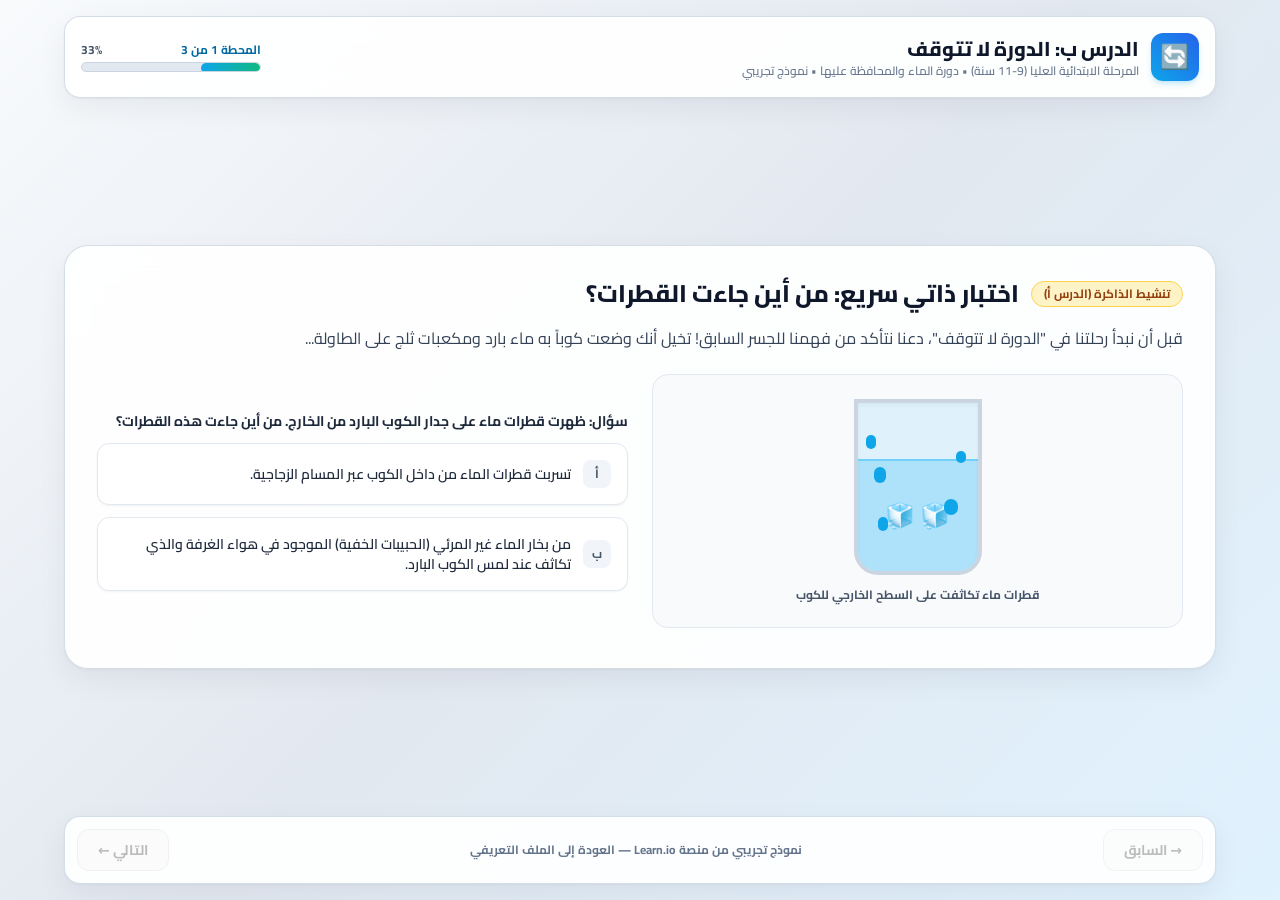
<file: example/index.html>
<!DOCTYPE html>
<html lang="ar" dir="rtl">
<head>
    <meta charset="UTF-8">
    <meta name="viewport" content="width=device-width, initial-scale=1.0">
    <title>الدرس ب: الدورة لا تتوقف | نموذج تفاعلي — Learn.io</title>
    <meta name="description" content="نموذج تفاعلي من منصة Learn.io: درس دورة الماء للمرحلة الابتدائية العليا — تعلم بالتجربة والتوقع، لا بالمشاهدة.">
    <link rel="stylesheet" href="tw.css">
    <link rel="preconnect" href="https://fonts.googleapis.com">
    <link rel="preconnect" href="https://fonts.gstatic.com" crossorigin>
    <link href="https://fonts.googleapis.com/css2?family=Cairo:wght@400;600;700;800;900&family=Tajawal:wght@400;500;700;800&display=swap" rel="stylesheet">

    <style>
        body {
            font-family: 'Cairo', 'Tajawal', system-ui, -apple-system, sans-serif;
            background: linear-gradient(135deg, #f8fafc 0%, #e2e8f0 50%, #e0f2fe 100%);
            color: #0f172a;
            user-select: none;
        }
        .glass-card {
            background: rgba(255, 255, 255, 0.92);
            backdrop-filter: blur(16px);
            border: 1px solid rgba(203, 213, 225, 0.8);
            box-shadow: 0 10px 30px rgba(15, 23, 42, 0.06), 0 1px 3px rgba(0, 0, 0, 0.05);
        }
        .glass-button {
            background: #f0f9ff;
            border: 1px solid #bae6fd;
            color: #0369a1;
            transition: all 0.2s cubic-bezier(0.4, 0, 0.2, 1);
        }
        .glass-button:hover:not(:disabled) {
            background: #e0f2fe;
            border-color: #38bdf8;
            color: #0284c7;
            transform: translateY(-2px);
            box-shadow: 0 4px 12px rgba(14, 165, 233, 0.15);
        }
        .glass-button:active:not(:disabled) { transform: translateY(0); }
        .glass-button:disabled { opacity: 0.4; cursor: not-allowed; filter: grayscale(1); }
        ::-webkit-scrollbar { width: 6px; height: 6px; }
        ::-webkit-scrollbar-track { background: #f1f5f9; border-radius: 8px; }
        ::-webkit-scrollbar-thumb { background: #cbd5e1; border-radius: 8px; }
        ::-webkit-scrollbar-thumb:hover { background: #94a3b8; }
        .card-step {
            display: none;
            opacity: 0;
            transform: translateY(10px) scale(0.99);
            transition: opacity 0.3s ease, transform 0.3s ease;
        }
        .card-step.active {
            display: flex;
            opacity: 1;
            transform: translateY(0) scale(1);
        }
        .physion-choice.selected {
            background: #0ea5e9 !important;
            color: #fff !important;
            border-color: #0284c7 !important;
        }
    </style>
</head>
<body class="min-h-screen flex flex-col justify-between p-2 sm:p-4 select-none">

    <!-- Top Navigation & Progress Header -->
    <header class="w-full max-w-6xl mx-auto glass-card rounded-2xl p-3 sm:p-4 mb-2 flex items-center justify-between shadow-sm z-20 shrink-0">
        <div class="flex items-center gap-3">
            <div class="w-10 h-10 sm:w-12 sm:h-12 rounded-xl bg-gradient-to-tr from-sky-500 to-blue-600 flex items-center justify-center text-white text-xl sm:text-2xl shadow-md shadow-sky-500/20">
                &#x1F504;
            </div>
            <div>
                <h1 class="font-extrabold text-base sm:text-lg md:text-xl text-slate-900 leading-tight">الدرس ب: الدورة لا تتوقف</h1>
                <p class="text-xs text-slate-500 font-medium hidden sm:block">المرحلة الابتدائية العليا (9-11 سنة) • دورة الماء والمحافظة عليها • نموذج تجريبي</p>
            </div>
        </div>
        <div class="flex items-center gap-3 md:gap-6">
            <div class="flex flex-col items-end min-w-[120px] sm:min-w-[180px]">
                <div class="flex justify-between w-full text-xs font-bold mb-1">
                    <span class="text-sky-700" id="step-label">المحطة 1 من 3</span>
                    <span class="text-slate-600" id="progress-percentage">33%</span>
                </div>
                <div class="w-full bg-slate-200 rounded-full h-2.5 overflow-hidden border border-slate-300">
                    <div id="progress-bar" class="bg-gradient-to-r from-sky-500 to-emerald-500 h-2.5 rounded-full transition-all duration-500 ease-out" style="width: 33%"></div>
                </div>
            </div>
        </div>
    </header>

    <!-- Main Viewport Card Deck Container -->
    <main class="w-full max-w-6xl mx-auto flex-1 relative flex flex-col justify-center my-auto">

        <!-- CARD 0: Warmup Check -->
        <section id="card-0" class="card-step active w-full glass-card rounded-3xl p-4 sm:p-6 md:p-8 flex-col justify-between overflow-y-auto">
            <div class="flex flex-col gap-4">
                <div class="flex flex-wrap items-center gap-3">
                    <span class="px-3 py-1 bg-amber-100 text-amber-800 text-xs font-bold rounded-full border border-amber-300">تنشيط الذاكرة (الدرس أ)</span>
                    <h2 class="text-lg sm:text-xl md:text-2xl font-extrabold text-slate-900">اختبار ذاتي سريع: من أين جاءت القطرات؟</h2>
                </div>

                <p class="text-sm sm:text-base text-slate-700 leading-relaxed">
                    قبل أن نبدأ رحلتنا في "الدورة لا تتوقف"، دعنا نتأكد من فهمنا للجسر السابق! تخيل أنك وضعت كوباً به ماء بارد ومكعبات ثلج على الطاولة...
                </p>

                <div class="grid grid-cols-1 md:grid-cols-2 gap-6 my-2 items-center">
                    <div class="bg-slate-50 rounded-2xl p-6 border border-slate-200 flex flex-col items-center justify-center relative min-h-[200px]">
                        <div class="relative w-32 h-44 border-4 border-slate-300 rounded-b-3xl bg-sky-500/10 backdrop-blur-sm flex items-end justify-center overflow-hidden shadow-inner">
                            <div class="w-full h-2/3 bg-sky-400/30 border-t-2 border-sky-400/50 flex items-center justify-center">
                                <span class="text-2xl animate-bounce">🧊 🧊</span>
                            </div>
                            <div id="cup-drops" class="absolute inset-0 opacity-100 transition-opacity duration-700 pointer-events-none">
                                <div class="absolute top-8 left-2 w-2.5 h-3.5 bg-sky-500 rounded-full animate-pulse"></div>
                                <div class="absolute top-16 left-4 w-3 h-4 bg-sky-500 rounded-full"></div>
                                <div class="absolute top-12 right-3 w-2.5 h-3 bg-sky-500 rounded-full"></div>
                                <div class="absolute top-24 right-5 w-3.5 h-4 bg-sky-500 rounded-full"></div>
                                <div class="absolute bottom-10 left-5 w-2.5 h-3.5 bg-sky-500 rounded-full"></div>
                            </div>
                        </div>
                        <p class="text-xs text-slate-600 mt-3 font-bold">قطرات ماء تكاثفت على السطح الخارجي للكوب</p>
                    </div>

                    <div class="flex flex-col gap-3">
                        <label class="text-sm font-bold text-slate-800">سؤال: ظهرت قطرات ماء على جدار الكوب البارد من الخارج. من أين جاءت هذه القطرات؟</label>

                        <button onclick="checkWarmupAnswer(false, this)" class="warmup-opt w-full text-right p-4 rounded-xl border border-slate-200 bg-white hover:bg-slate-100 text-sm font-semibold text-slate-800 transition flex items-center gap-3 shadow-sm">
                            <span class="w-7 h-7 rounded-lg bg-slate-100 flex items-center justify-center text-slate-600 font-bold text-xs shrink-0">أ</span>
                            <span>تسربت قطرات الماء من داخل الكوب عبر المسام الزجاجية.</span>
                        </button>

                        <button onclick="checkWarmupAnswer(true, this)" class="warmup-opt w-full text-right p-4 rounded-xl border border-slate-200 bg-white hover:bg-slate-100 text-sm font-semibold text-slate-800 transition flex items-center gap-3 shadow-sm">
                            <span class="w-7 h-7 rounded-lg bg-slate-100 flex items-center justify-center text-slate-600 font-bold text-xs shrink-0">ب</span>
                            <span>من بخار الماء غير المرئي (الحبيبات الخفية) الموجود في هواء الغرفة والذي تكاثف عند لمس الكوب البارد.</span>
                        </button>
                    </div>
                </div>

                <div id="warmup-feedback" class="hidden p-4 rounded-xl text-sm font-bold transition-all duration-300"></div>
            </div>
        </section>

        <!-- CARD 1: Physion Matrix Prediction -->
        <section id="card-1" class="card-step w-full glass-card rounded-3xl p-4 sm:p-6 md:p-8 flex-col justify-between overflow-y-auto">
            <div class="flex flex-col gap-3">
                <div class="flex flex-wrap items-center gap-3">
                    <span class="px-3 py-1 bg-sky-100 text-sky-800 text-xs font-bold rounded-full border border-sky-300">التمرين ب1 • الجزء 1</span>
                    <h2 class="text-lg sm:text-xl font-extrabold text-slate-900">متى تمطر الغيمة؟ (توقع قبل التجربة)</h2>
                </div>
                <p class="text-xs sm:text-sm text-slate-700">
                    لدينا كوب شفاف به ماء صافٍ (أصفر)، وتطوف فوقه غيمة من رغوة الحلاقة. نضيف قطرات ماء ملوّن (أحمر) قطرة بقطرة فوق الرغوة.
                    <br><span class="text-amber-700 font-bold">التحدي: هل ينزل اللون إلى الماء الأصفر قبل القطرة رقم 10؟</span>
                </p>

                <div class="overflow-x-auto rounded-xl border border-slate-200 my-1 bg-white shadow-sm">
                    <table class="w-full text-xs sm:text-sm text-right">
                        <thead class="bg-slate-100 text-sky-900">
                            <tr>
                                <th class="p-3">#</th>
                                <th class="p-3">حالة الغيمة وقطرات الصبغة</th>
                                <th class="p-3">توقعك: هل ينزل اللون قبل القطرة 10؟</th>
                                <th class="p-3">النتيجة</th>
                            </tr>
                        </thead>
                        <tbody class="divide-y divide-slate-200 text-slate-800">
                            <tr class="hover:bg-slate-50">
                                <td class="p-3 font-bold text-sky-700">1</td>
                                <td class="p-3">غيمة رقيقة جداً (طبقة رغوة خفيفة)</td>
                                <td class="p-3"><div class="flex gap-2">
                                    <button onclick="setPhysionChoice(1, true, this)" class="physion-choice px-3 py-1.5 rounded-lg border border-slate-300 bg-slate-50 text-xs font-bold transition">نعم</button>
                                    <button onclick="setPhysionChoice(1, false, this)" class="physion-choice px-3 py-1.5 rounded-lg border border-slate-300 bg-slate-50 text-xs font-bold transition">لا</button>
                                </div></td>
                                <td class="p-3 font-bold" id="physion-res-1">-</td>
                            </tr>
                            <tr class="hover:bg-slate-50">
                                <td class="p-3 font-bold text-sky-700">2</td>
                                <td class="p-3">غيمة سميكة جداً ومرتفعة</td>
                                <td class="p-3"><div class="flex gap-2">
                                    <button onclick="setPhysionChoice(2, true, this)" class="physion-choice px-3 py-1.5 rounded-lg border border-slate-300 bg-slate-50 text-xs font-bold transition">نعم</button>
                                    <button onclick="setPhysionChoice(2, false, this)" class="physion-choice px-3 py-1.5 rounded-lg border border-slate-300 bg-slate-50 text-xs font-bold transition">لا</button>
                                </div></td>
                                <td class="p-3 font-bold" id="physion-res-2">-</td>
                            </tr>
                            <tr class="hover:bg-slate-50">
                                <td class="p-3 font-bold text-sky-700">3</td>
                                <td class="p-3">غيمة متوسطة + قطرات صغيرة جداً (قطارة رقيقة)</td>
                                <td class="p-3"><div class="flex gap-2">
                                    <button onclick="setPhysionChoice(3, true, this)" class="physion-choice px-3 py-1.5 rounded-lg border border-slate-300 bg-slate-50 text-xs font-bold transition">نعم</button>
                                    <button onclick="setPhysionChoice(3, false, this)" class="physion-choice px-3 py-1.5 rounded-lg border border-slate-300 bg-slate-50 text-xs font-bold transition">لا</button>
                                </div></td>
                                <td class="p-3 font-bold" id="physion-res-3">-</td>
                            </tr>
                            <tr class="hover:bg-slate-50">
                                <td class="p-3 font-bold text-sky-700">4</td>
                                <td class="p-3">غيمة متوسطة + قطرات كبيرة جداً (ملعقة)</td>
                                <td class="p-3"><div class="flex gap-2">
                                    <button onclick="setPhysionChoice(4, true, this)" class="physion-choice px-3 py-1.5 rounded-lg border border-slate-300 bg-slate-50 text-xs font-bold transition">نعم</button>
                                    <button onclick="setPhysionChoice(4, false, this)" class="physion-choice px-3 py-1.5 rounded-lg border border-slate-300 bg-slate-50 text-xs font-bold transition">لا</button>
                                </div></td>
                                <td class="p-3 font-bold" id="physion-res-4">-</td>
                            </tr>
                            <tr class="hover:bg-slate-50">
                                <td class="p-3 font-bold text-sky-700">5</td>
                                <td class="p-3">إضافة القطرات على طرف الغيمة بدلاً من وسطها</td>
                                <td class="p-3"><div class="flex gap-2">
                                    <button onclick="setPhysionChoice(5, true, this)" class="physion-choice px-3 py-1.5 rounded-lg border border-slate-300 bg-slate-50 text-xs font-bold transition">نعم</button>
                                    <button onclick="setPhysionChoice(5, false, this)" class="physion-choice px-3 py-1.5 rounded-lg border border-slate-300 bg-slate-50 text-xs font-bold transition">لا</button>
                                </div></td>
                                <td class="p-3 font-bold" id="physion-res-5">-</td>
                            </tr>
                        </tbody>
                    </table>
                </div>

                <div class="flex flex-wrap items-center justify-between gap-2 mt-2">
                    <span id="physion-completion-tag" class="text-xs font-bold text-amber-800">اختر توقعك للحالات الخمس للتحقق...</span>
                    <button onclick="evaluatePhysionMatrix()" id="eval-physion-btn" disabled class="glass-button px-5 py-2 rounded-xl text-xs font-bold">
                        كشف النتائج &#x1F50D;
                    </button>
                </div>
                <div id="physion-feedback" class="hidden p-4 rounded-xl text-sm font-bold bg-sky-50 border border-sky-200 text-sky-900"></div>
            </div>
        </section>

        <!-- CARD 2: Interactive Foam & Rain Cloud Simulation -->
        <section id="card-2" class="card-step w-full glass-card rounded-3xl p-4 sm:p-6 md:p-8 flex-col justify-between overflow-y-auto">
            <div class="flex flex-col gap-3">
                <div class="flex flex-wrap items-center justify-between gap-2">
                    <div class="flex flex-wrap items-center gap-2">
                        <span class="px-3 py-1 bg-emerald-100 text-emerald-800 text-xs font-bold rounded-full border border-emerald-300">التمرين ب1 • الجزء 2</span>
                        <h2 class="text-base sm:text-lg md:text-xl font-extrabold text-slate-900">الكشف والتجربة: محاكاة هطول الغيمة</h2>
                    </div>
                    <div class="text-xs bg-slate-100 px-3 py-1.5 rounded-lg text-slate-800 border border-slate-300 font-bold">
                        عدد القطرات المضافة: <span id="foam-drop-counter" class="font-extrabold text-amber-600 text-sm">0</span>
                    </div>
                </div>

                <div class="grid grid-cols-1 md:grid-cols-3 gap-4 my-1 items-center">
                    <div class="md:col-span-2 bg-slate-100 rounded-2xl p-2 border border-slate-300 relative flex flex-col items-center justify-center shadow-inner">
                        <canvas id="foamSimCanvas" width="450" height="230" class="w-full max-w-full rounded-xl bg-white border border-slate-200"></canvas>
                        <div class="flex flex-wrap items-center justify-center gap-2 mt-3 w-full">
                            <button onclick="addCloudDrop('small')" class="glass-button px-3 py-2 rounded-xl text-xs font-bold flex items-center gap-1.5">
                                💧 قطرة صغيرة
                            </button>
                            <button onclick="addCloudDrop('large')" class="glass-button px-3 py-2 rounded-xl text-xs font-bold text-amber-800 flex items-center gap-1.5">
                                🌧️ قطرة كبيرة (ملعقة)
                            </button>
                            <button onclick="resetFoamSim()" class="glass-button px-3 py-2 rounded-xl text-xs font-bold text-rose-700">
                                ↩️ إعادة
                            </button>
                        </div>
                    </div>

                    <div class="bg-slate-50 rounded-2xl p-4 border border-slate-200 text-xs sm:text-sm flex flex-col gap-2 leading-relaxed">
                        <h3 class="font-bold text-sky-900 text-sm flex items-center gap-2">
                            💡 الشرح المستهدف:
                        </h3>
                        <p class="text-slate-700">
                            قد تتوقع أن الغيمة كيس أو إسفنجة تنفتح فجأة لتسكب كل الماء دفعة واحدة. لكن الحقيقة أن الغيمة <strong>تتشبع تدريجياً</strong>: تتجمع القطرات الصغيرة داخلها وتكبر، وعندما تصبح أثقل من أن تحملها الغيمة — تشق طريقها إلى الأسفل. هذا هو الهطول!
                        </p>
                        <p class="text-slate-700">
                            جرّب بنفسك: أضف قطرات صغيرة وراقب الغيمة تمتصها... ثم لاحظ متى يبدأ "المطر" الأحمر بالنزول إلى الماء. هل القطرات الكبيرة تسرّع الهطول؟
                        </p>
                        <div id="sim-status" class="mt-1 p-3 rounded-lg bg-white border border-slate-200 text-slate-700 font-bold">الغيمة ما زالت تمتص القطرات... 🌤️</div>
                    </div>
                </div>
            </div>
        </section>

    </main>

    <!-- Bottom Navigation -->
    <nav class="w-full max-w-6xl mx-auto glass-card rounded-2xl p-3 mt-2 flex items-center justify-between shrink-0">
        <button id="prev-btn" onclick="goToCard(currentCard - 1)" disabled class="glass-button px-5 py-2.5 rounded-xl text-sm font-bold">
            → السابق
        </button>
        <a href="../" class="text-xs font-bold text-slate-500 hover:text-sky-700 transition">نموذج تجريبي من منصة Learn.io — العودة إلى الملف التعريفي</a>
        <button id="next-btn" onclick="goToCard(currentCard + 1)" disabled class="glass-button px-5 py-2.5 rounded-xl text-sm font-bold">
            التالي ←
        </button>
    </nav>

<script>
var currentCard = 0;
var TOTAL_CARDS = 3;
var cardUnlocked = [false, false, true];

function updateNav() {
    document.getElementById('prev-btn').disabled = currentCard === 0;
    var nextBtn = document.getElementById('next-btn');
    nextBtn.disabled = currentCard >= TOTAL_CARDS - 1 || !cardUnlocked[currentCard];
    document.getElementById('step-label').textContent = 'المحطة ' + (currentCard + 1) + ' من ' + TOTAL_CARDS;
    var pct = Math.round(((currentCard + 1) / TOTAL_CARDS) * 100);
    document.getElementById('progress-percentage').textContent = pct + '%';
    document.getElementById('progress-bar').style.width = pct + '%';
}

function goToCard(i) {
    if (i < 0 || i >= TOTAL_CARDS) return;
    document.getElementById('card-' + currentCard).classList.remove('active');
    currentCard = i;
    document.getElementById('card-' + currentCard).classList.add('active');
    updateNav();
    if (currentCard === 2) initFoamSim();
}

/* ---- Card 0: warmup ---- */
function checkWarmupAnswer(correct, el) {
    var fb = document.getElementById('warmup-feedback');
    fb.classList.remove('hidden', 'bg-emerald-50', 'border', 'border-emerald-300', 'text-emerald-900', 'bg-rose-50', 'border-rose-300', 'text-rose-900');
    document.querySelectorAll('.warmup-opt').forEach(function (b) { b.classList.remove('ring-2', 'ring-emerald-400', 'ring-rose-400'); });
    if (correct) {
        el.classList.add('ring-2', 'ring-emerald-400');
        fb.classList.add('bg-emerald-50', 'border', 'border-emerald-300', 'text-emerald-900');
        fb.innerHTML = '✅ أحسنت! الهواء من حولنا مليء ببخار ماء لا نراه. عندما يلامس سطحاً بارداً يتكاثف ويعود سائلاً — وهذا بالضبط ما سنراه في الغيوم اليوم. اضغط "التالي" لنكمل!';
        cardUnlocked[0] = true;
    } else {
        el.classList.add('ring-2', 'ring-rose-400');
        fb.classList.add('bg-rose-50', 'border', 'border-rose-300', 'text-rose-900');
        fb.innerHTML = '🤔 ليس تماماً — الزجاج ليس فيه مسام يتسرب منها الماء! فكر: أين يوجد ماء لا نراه حول الكوب؟ جرّب الإجابة الأخرى.';
    }
    updateNav();
}

/* ---- Card 1: prediction matrix ---- */
var physionChoices = {};
var physionAnswers = { 1: true, 2: false, 3: false, 4: true, 5: true };
var physionExplains = {
    1: 'الغيمة الرقيقة تتشبع بسرعة — ينزل اللون مبكراً.',
    2: 'الغيمة السميكة تمتص قطرات كثيرة قبل أن تشبع.',
    3: 'القطرات الصغيرة تُشبع الغيمة ببطء شديد.',
    4: 'القطرات الكبيرة تُشبع الغيمة بسرعة كبيرة.',
    5: 'طرف الغيمة أرقّ من وسطها، فيتسرب اللون من الجانب بسرعة.'
};

function setPhysionChoice(row, val, btn) {
    physionChoices[row] = val;
    var cell = btn.parentElement;
    cell.querySelectorAll('.physion-choice').forEach(function (b) { b.classList.remove('selected'); });
    btn.classList.add('selected');
    var n = Object.keys(physionChoices).length;
    var tag = document.getElementById('physion-completion-tag');
    if (n >= 5) {
        tag.textContent = 'جاهز! اضغط "كشف النتائج" لمقارنة توقعاتك.';
        tag.classList.remove('text-amber-800');
        tag.classList.add('text-emerald-700');
        document.getElementById('eval-physion-btn').disabled = false;
    } else {
        tag.textContent = 'اخترت ' + n + ' من 5 حالات...';
    }
}

function evaluatePhysionMatrix() {
    var score = 0;
    for (var r = 1; r <= 5; r++) {
        var ok = physionChoices[r] === physionAnswers[r];
        if (ok) score++;
        var cell = document.getElementById('physion-res-' + r);
        cell.innerHTML = (ok ? '<span class="text-emerald-600">✔ توقع صحيح</span>' : '<span class="text-rose-600">✘ ' + (physionAnswers[r] ? 'نعم' : 'لا') + '</span>')
            + '<br><span class="font-medium text-slate-500 text-xs">' + physionExplains[r] + '</span>';
    }
    var fb = document.getElementById('physion-feedback');
    fb.classList.remove('hidden');
    fb.innerHTML = 'نتيجتك: <span class="text-amber-600">' + score + ' من 5</span> — '
        + (score >= 4 ? 'ممتاز! حدسك العلمي قوي. ' : score >= 2 ? 'جيد! بعض التوقعات فاجأتك — وهذا هو التعلم الحقيقي. ' : 'لا بأس أبداً — التوقع الخاطئ قبل التجربة يجعل الدماغ يتذكر النتيجة الصحيحة أكثر! ')
        + 'الفكرة الواحدة الكبيرة: الغيمة لا "تنفتح"، بل <strong>تتشبع</strong>. انتقل للمحطة التالية لتجربها بنفسك.';
    cardUnlocked[1] = true;
    updateNav();
}

/* ---- Card 2: foam cloud simulation ---- */
var sim = null;

function initFoamSim() {
    if (sim) return;
    var canvas = document.getElementById('foamSimCanvas');
    sim = {
        canvas: canvas,
        ctx: canvas.getContext('2d'),
        drops: 0,
        saturation: 0,
        threshold: 10,
        raining: false,
        redInWater: 0,
        falling: [],
        rain: [],
        puffs: []
    };
    for (var i = 0; i < 14; i++) {
        sim.puffs.push({
            x: 60 + Math.random() * 330,
            y: 52 + Math.random() * 26,
            r: 16 + Math.random() * 14
        });
    }
    requestAnimationFrame(simLoop);
}

function addCloudDrop(size) {
    if (!sim) initFoamSim();
    sim.drops++;
    document.getElementById('foam-drop-counter').textContent = sim.drops;
    sim.falling.push({
        x: 130 + Math.random() * 190,
        y: -10,
        r: size === 'large' ? 9 : 5,
        weight: size === 'large' ? 3 : 1
    });
}

function resetFoamSim() {
    if (!sim) return;
    sim.drops = 0;
    sim.saturation = 0;
    sim.raining = false;
    sim.redInWater = 0;
    sim.falling = [];
    sim.rain = [];
    document.getElementById('foam-drop-counter').textContent = '0';
    setSimStatus('الغيمة ما زالت تمتص القطرات... 🌤️');
}

function setSimStatus(msg) {
    document.getElementById('sim-status').textContent = msg;
}

function simLoop() {
    var s = sim, ctx = s.ctx, W = s.canvas.width, H = s.canvas.height;
    ctx.clearRect(0, 0, W, H);

    /* sky */
    ctx.fillStyle = '#f0f9ff';
    ctx.fillRect(0, 0, W, H);

    /* water (yellow -> red as dye arrives) */
    var waterTop = H - 75;
    var mix = Math.min(1, s.redInWater / 60);
    var rC = Math.round(250 - 30 * mix), gC = Math.round(220 - 140 * mix), bC = Math.round(120 - 80 * mix);
    ctx.fillStyle = 'rgb(' + rC + ',' + gC + ',' + bC + ')';
    ctx.fillRect(20, waterTop, W - 40, 65);
    ctx.strokeStyle = '#94a3b8';
    ctx.lineWidth = 3;
    ctx.strokeRect(20, waterTop, W - 40, 65);

    /* falling dye drops (above cloud) */
    for (var i = s.falling.length - 1; i >= 0; i--) {
        var d = s.falling[i];
        d.y += 3.2;
        ctx.fillStyle = '#dc2626';
        ctx.beginPath();
        ctx.arc(d.x, d.y, d.r, 0, Math.PI * 2);
        ctx.fill();
        if (d.y >= 55) {
            s.saturation += d.weight;
            s.falling.splice(i, 1);
            if (s.saturation >= s.threshold && !s.raining) {
                s.raining = true;
                setSimStatus('الغيمة تشبّعت! بدأ الهطول 🌧️');
            } else if (!s.raining) {
                setSimStatus('التشبع: ' + Math.min(s.saturation, s.threshold) + ' من ' + s.threshold + ' — الغيمة تمتص... 🌥️');
            }
        }
    }

    /* cloud puffs — whiten to red tint as saturation grows */
    var sat = Math.min(1, s.saturation / s.threshold);
    for (var p = 0; p < s.puffs.length; p++) {
        var pf = s.puffs[p];
        var rr = 255, gg = Math.round(255 - 90 * sat), bb = Math.round(255 - 90 * sat);
        ctx.fillStyle = 'rgba(' + rr + ',' + gg + ',' + bb + ',0.95)';
        ctx.beginPath();
        ctx.arc(pf.x, pf.y, pf.r, 0, Math.PI * 2);
        ctx.fill();
    }
    ctx.strokeStyle = '#cbd5e1';
    ctx.lineWidth = 1;

    /* rain streaks once saturated */
    if (s.raining) {
        if (Math.random() < 0.35) {
            s.rain.push({ x: 80 + Math.random() * 290, y: 85 });
        }
        for (var j = s.rain.length - 1; j >= 0; j--) {
            var rd = s.rain[j];
            rd.y += 4.5;
            ctx.strokeStyle = '#dc2626';
            ctx.lineWidth = 2.5;
            ctx.beginPath();
            ctx.moveTo(rd.x, rd.y);
            ctx.lineTo(rd.x, rd.y + 9);
            ctx.stroke();
            if (rd.y >= waterTop) {
                s.redInWater++;
                s.rain.splice(j, 1);
                if (s.redInWater === 20) setSimStatus('انظر! اللون وصل إلى الماء — اكتملت دورة الهطول 🎉');
            }
        }
    }

    requestAnimationFrame(simLoop);
}

updateNav();
</script>

</body>
</html>
</file>
<file: example/tw.css>
*,:after,:before{--tw-border-spacing-x:0;--tw-border-spacing-y:0;--tw-translate-x:0;--tw-translate-y:0;--tw-rotate:0;--tw-skew-x:0;--tw-skew-y:0;--tw-scale-x:1;--tw-scale-y:1;--tw-pan-x: ;--tw-pan-y: ;--tw-pinch-zoom: ;--tw-scroll-snap-strictness:proximity;--tw-gradient-from-position: ;--tw-gradient-via-position: ;--tw-gradient-to-position: ;--tw-ordinal: ;--tw-slashed-zero: ;--tw-numeric-figure: ;--tw-numeric-spacing: ;--tw-numeric-fraction: ;--tw-ring-inset: ;--tw-ring-offset-width:0px;--tw-ring-offset-color:#fff;--tw-ring-color:rgba(59,130,246,.5);--tw-ring-offset-shadow:0 0 #0000;--tw-ring-shadow:0 0 #0000;--tw-shadow:0 0 #0000;--tw-shadow-colored:0 0 #0000;--tw-blur: ;--tw-brightness: ;--tw-contrast: ;--tw-grayscale: ;--tw-hue-rotate: ;--tw-invert: ;--tw-saturate: ;--tw-sepia: ;--tw-drop-shadow: ;--tw-backdrop-blur: ;--tw-backdrop-brightness: ;--tw-backdrop-contrast: ;--tw-backdrop-grayscale: ;--tw-backdrop-hue-rotate: ;--tw-backdrop-invert: ;--tw-backdrop-opacity: ;--tw-backdrop-saturate: ;--tw-backdrop-sepia: ;--tw-contain-size: ;--tw-contain-layout: ;--tw-contain-paint: ;--tw-contain-style: }::backdrop{--tw-border-spacing-x:0;--tw-border-spacing-y:0;--tw-translate-x:0;--tw-translate-y:0;--tw-rotate:0;--tw-skew-x:0;--tw-skew-y:0;--tw-scale-x:1;--tw-scale-y:1;--tw-pan-x: ;--tw-pan-y: ;--tw-pinch-zoom: ;--tw-scroll-snap-strictness:proximity;--tw-gradient-from-position: ;--tw-gradient-via-position: ;--tw-gradient-to-position: ;--tw-ordinal: ;--tw-slashed-zero: ;--tw-numeric-figure: ;--tw-numeric-spacing: ;--tw-numeric-fraction: ;--tw-ring-inset: ;--tw-ring-offset-width:0px;--tw-ring-offset-color:#fff;--tw-ring-color:rgba(59,130,246,.5);--tw-ring-offset-shadow:0 0 #0000;--tw-ring-shadow:0 0 #0000;--tw-shadow:0 0 #0000;--tw-shadow-colored:0 0 #0000;--tw-blur: ;--tw-brightness: ;--tw-contrast: ;--tw-grayscale: ;--tw-hue-rotate: ;--tw-invert: ;--tw-saturate: ;--tw-sepia: ;--tw-drop-shadow: ;--tw-backdrop-blur: ;--tw-backdrop-brightness: ;--tw-backdrop-contrast: ;--tw-backdrop-grayscale: ;--tw-backdrop-hue-rotate: ;--tw-backdrop-invert: ;--tw-backdrop-opacity: ;--tw-backdrop-saturate: ;--tw-backdrop-sepia: ;--tw-contain-size: ;--tw-contain-layout: ;--tw-contain-paint: ;--tw-contain-style: }/*! tailwindcss v3.4.17 | MIT License | https://tailwindcss.com*/*,:after,:before{box-sizing:border-box;border:0 solid #e5e7eb}:after,:before{--tw-content:""}:host,html{line-height:1.5;-webkit-text-size-adjust:100%;-moz-tab-size:4;-o-tab-size:4;tab-size:4;font-family:ui-sans-serif,system-ui,sans-serif,Apple Color Emoji,Segoe UI Emoji,Segoe UI Symbol,Noto Color Emoji;font-feature-settings:normal;font-variation-settings:normal;-webkit-tap-highlight-color:transparent}body{margin:0;line-height:inherit}hr{height:0;color:inherit;border-top-width:1px}abbr:where([title]){-webkit-text-decoration:underline dotted;text-decoration:underline dotted}h1,h2,h3,h4,h5,h6{font-size:inherit;font-weight:inherit}a{color:inherit;text-decoration:inherit}b,strong{font-weight:bolder}code,kbd,pre,samp{font-family:ui-monospace,SFMono-Regular,Menlo,Monaco,Consolas,Liberation Mono,Courier New,monospace;font-feature-settings:normal;font-variation-settings:normal;font-size:1em}small{font-size:80%}sub,sup{font-size:75%;line-height:0;position:relative;vertical-align:baseline}sub{bottom:-.25em}sup{top:-.5em}table{text-indent:0;border-color:inherit;border-collapse:collapse}button,input,optgroup,select,textarea{font-family:inherit;font-feature-settings:inherit;font-variation-settings:inherit;font-size:100%;font-weight:inherit;line-height:inherit;letter-spacing:inherit;color:inherit;margin:0;padding:0}button,select{text-transform:none}button,input:where([type=button]),input:where([type=reset]),input:where([type=submit]){-webkit-appearance:button;background-color:transparent;background-image:none}:-moz-focusring{outline:auto}:-moz-ui-invalid{box-shadow:none}progress{vertical-align:baseline}::-webkit-inner-spin-button,::-webkit-outer-spin-button{height:auto}[type=search]{-webkit-appearance:textfield;outline-offset:-2px}::-webkit-search-decoration{-webkit-appearance:none}::-webkit-file-upload-button{-webkit-appearance:button;font:inherit}summary{display:list-item}blockquote,dd,dl,figure,h1,h2,h3,h4,h5,h6,hr,p,pre{margin:0}fieldset{margin:0}fieldset,legend{padding:0}menu,ol,ul{list-style:none;margin:0;padding:0}dialog{padding:0}textarea{resize:vertical}input::-moz-placeholder,textarea::-moz-placeholder{opacity:1;color:#9ca3af}input::placeholder,textarea::placeholder{opacity:1;color:#9ca3af}[role=button],button{cursor:pointer}:disabled{cursor:default}audio,canvas,embed,iframe,img,object,svg,video{display:block;vertical-align:middle}img,video{max-width:100%;height:auto}[hidden]:where(:not([hidden=until-found])){display:none}.pointer-events-none{pointer-events:none}.absolute{position:absolute}.relative{position:relative}.inset-0{inset:0}.bottom-10{bottom:2.5rem}.left-2{left:.5rem}.left-4{left:1rem}.left-5{left:1.25rem}.right-3{right:.75rem}.right-5{right:1.25rem}.top-12{top:3rem}.top-16{top:4rem}.top-24{top:6rem}.top-8{top:2rem}.z-20{z-index:20}.mx-auto{margin-left:auto;margin-right:auto}.my-1{margin-top:.25rem;margin-bottom:.25rem}.my-2{margin-top:.5rem;margin-bottom:.5rem}.my-auto{margin-top:auto;margin-bottom:auto}.mb-1{margin-bottom:.25rem}.mb-2{margin-bottom:.5rem}.mt-1{margin-top:.25rem}.mt-2{margin-top:.5rem}.mt-3{margin-top:.75rem}.flex{display:flex}.table{display:table}.grid{display:grid}.hidden{display:none}.h-10{height:2.5rem}.h-2\.5{height:.625rem}.h-2\/3{height:66.666667%}.h-3{height:.75rem}.h-3\.5{height:.875rem}.h-4{height:1rem}.h-44{height:11rem}.h-7{height:1.75rem}.min-h-\[200px\]{min-height:200px}.min-h-screen{min-height:100vh}.w-10{width:2.5rem}.w-2\.5{width:.625rem}.w-3{width:.75rem}.w-3\.5{width:.875rem}.w-32{width:8rem}.w-7{width:1.75rem}.w-full{width:100%}.min-w-\[120px\]{min-width:120px}.max-w-6xl{max-width:72rem}.max-w-full{max-width:100%}.flex-1{flex:1 1 0%}.shrink-0{flex-shrink:0}.transform{transform:translate(var(--tw-translate-x),var(--tw-translate-y)) rotate(var(--tw-rotate)) skewX(var(--tw-skew-x)) skewY(var(--tw-skew-y)) scaleX(var(--tw-scale-x)) scaleY(var(--tw-scale-y))}@keyframes bounce{0%,to{transform:translateY(-25%);animation-timing-function:cubic-bezier(.8,0,1,1)}50%{transform:none;animation-timing-function:cubic-bezier(0,0,.2,1)}}.animate-bounce{animation:bounce 1s infinite}@keyframes pulse{50%{opacity:.5}}.animate-pulse{animation:pulse 2s cubic-bezier(.4,0,.6,1) infinite}.select-none{-webkit-user-select:none;-moz-user-select:none;user-select:none}.grid-cols-1{grid-template-columns:repeat(1,minmax(0,1fr))}.flex-col{flex-direction:column}.flex-wrap{flex-wrap:wrap}.items-end{align-items:flex-end}.items-center{align-items:center}.justify-center{justify-content:center}.justify-between{justify-content:space-between}.gap-1\.5{gap:.375rem}.gap-2{gap:.5rem}.gap-3{gap:.75rem}.gap-4{gap:1rem}.gap-6{gap:1.5rem}.divide-y>:not([hidden])~:not([hidden]){--tw-divide-y-reverse:0;border-top-width:calc(1px*(1 - var(--tw-divide-y-reverse)));border-bottom-width:calc(1px*var(--tw-divide-y-reverse))}.divide-slate-200>:not([hidden])~:not([hidden]){--tw-divide-opacity:1;border-color:rgb(226 232 240/var(--tw-divide-opacity,1))}.overflow-hidden{overflow:hidden}.overflow-x-auto{overflow-x:auto}.overflow-y-auto{overflow-y:auto}.rounded-2xl{border-radius:1rem}.rounded-3xl{border-radius:1.5rem}.rounded-full{border-radius:9999px}.rounded-lg{border-radius:.5rem}.rounded-xl{border-radius:.75rem}.rounded-b-3xl{border-bottom-right-radius:1.5rem;border-bottom-left-radius:1.5rem}.border{border-width:1px}.border-4{border-width:4px}.border-t-2{border-top-width:2px}.border-amber-300{--tw-border-opacity:1;border-color:rgb(252 211 77/var(--tw-border-opacity,1))}.border-emerald-300{--tw-border-opacity:1;border-color:rgb(110 231 183/var(--tw-border-opacity,1))}.border-rose-300{--tw-border-opacity:1;border-color:rgb(253 164 175/var(--tw-border-opacity,1))}.border-sky-200{--tw-border-opacity:1;border-color:rgb(186 230 253/var(--tw-border-opacity,1))}.border-sky-300{--tw-border-opacity:1;border-color:rgb(125 211 252/var(--tw-border-opacity,1))}.border-sky-400\/50{border-color:rgba(56,189,248,.5)}.border-slate-200{--tw-border-opacity:1;border-color:rgb(226 232 240/var(--tw-border-opacity,1))}.border-slate-300{--tw-border-opacity:1;border-color:rgb(203 213 225/var(--tw-border-opacity,1))}.bg-amber-100{--tw-bg-opacity:1;background-color:rgb(254 243 199/var(--tw-bg-opacity,1))}.bg-emerald-100{--tw-bg-opacity:1;background-color:rgb(209 250 229/var(--tw-bg-opacity,1))}.bg-emerald-50{--tw-bg-opacity:1;background-color:rgb(236 253 245/var(--tw-bg-opacity,1))}.bg-rose-50{--tw-bg-opacity:1;background-color:rgb(255 241 242/var(--tw-bg-opacity,1))}.bg-sky-100{--tw-bg-opacity:1;background-color:rgb(224 242 254/var(--tw-bg-opacity,1))}.bg-sky-400\/30{background-color:rgba(56,189,248,.3)}.bg-sky-50{--tw-bg-opacity:1;background-color:rgb(240 249 255/var(--tw-bg-opacity,1))}.bg-sky-500{--tw-bg-opacity:1;background-color:rgb(14 165 233/var(--tw-bg-opacity,1))}.bg-sky-500\/10{background-color:rgba(14,165,233,.1)}.bg-slate-100{--tw-bg-opacity:1;background-color:rgb(241 245 249/var(--tw-bg-opacity,1))}.bg-slate-200{--tw-bg-opacity:1;background-color:rgb(226 232 240/var(--tw-bg-opacity,1))}.bg-slate-50{--tw-bg-opacity:1;background-color:rgb(248 250 252/var(--tw-bg-opacity,1))}.bg-white{--tw-bg-opacity:1;background-color:rgb(255 255 255/var(--tw-bg-opacity,1))}.bg-gradient-to-r{background-image:linear-gradient(to right,var(--tw-gradient-stops))}.bg-gradient-to-tr{background-image:linear-gradient(to top right,var(--tw-gradient-stops))}.from-sky-500{--tw-gradient-from:#0ea5e9 var(--tw-gradient-from-position);--tw-gradient-to:rgba(14,165,233,0) var(--tw-gradient-to-position);--tw-gradient-stops:var(--tw-gradient-from),var(--tw-gradient-to)}.to-blue-600{--tw-gradient-to:#2563eb var(--tw-gradient-to-position)}.to-emerald-500{--tw-gradient-to:#10b981 var(--tw-gradient-to-position)}.p-2{padding:.5rem}.p-3{padding:.75rem}.p-4{padding:1rem}.p-6{padding:1.5rem}.px-3{padding-left:.75rem;padding-right:.75rem}.px-5{padding-left:1.25rem;padding-right:1.25rem}.py-1{padding-top:.25rem;padding-bottom:.25rem}.py-1\.5{padding-top:.375rem;padding-bottom:.375rem}.py-2{padding-top:.5rem;padding-bottom:.5rem}.py-2\.5{padding-top:.625rem;padding-bottom:.625rem}.text-right{text-align:right}.text-2xl{font-size:1.5rem;line-height:2rem}.text-base{font-size:1rem;line-height:1.5rem}.text-lg{font-size:1.125rem;line-height:1.75rem}.text-sm{font-size:.875rem;line-height:1.25rem}.text-xl{font-size:1.25rem;line-height:1.75rem}.text-xs{font-size:.75rem;line-height:1rem}.font-bold{font-weight:700}.font-extrabold{font-weight:800}.font-medium{font-weight:500}.font-semibold{font-weight:600}.leading-relaxed{line-height:1.625}.leading-tight{line-height:1.25}.text-amber-600{--tw-text-opacity:1;color:rgb(217 119 6/var(--tw-text-opacity,1))}.text-amber-700{--tw-text-opacity:1;color:rgb(180 83 9/var(--tw-text-opacity,1))}.text-amber-800{--tw-text-opacity:1;color:rgb(146 64 14/var(--tw-text-opacity,1))}.text-emerald-600{--tw-text-opacity:1;color:rgb(5 150 105/var(--tw-text-opacity,1))}.text-emerald-700{--tw-text-opacity:1;color:rgb(4 120 87/var(--tw-text-opacity,1))}.text-emerald-800{--tw-text-opacity:1;color:rgb(6 95 70/var(--tw-text-opacity,1))}.text-emerald-900{--tw-text-opacity:1;color:rgb(6 78 59/var(--tw-text-opacity,1))}.text-rose-600{--tw-text-opacity:1;color:rgb(225 29 72/var(--tw-text-opacity,1))}.text-rose-700{--tw-text-opacity:1;color:rgb(190 18 60/var(--tw-text-opacity,1))}.text-rose-900{--tw-text-opacity:1;color:rgb(136 19 55/var(--tw-text-opacity,1))}.text-sky-700{--tw-text-opacity:1;color:rgb(3 105 161/var(--tw-text-opacity,1))}.text-sky-800{--tw-text-opacity:1;color:rgb(7 89 133/var(--tw-text-opacity,1))}.text-sky-900{--tw-text-opacity:1;color:rgb(12 74 110/var(--tw-text-opacity,1))}.text-slate-500{--tw-text-opacity:1;color:rgb(100 116 139/var(--tw-text-opacity,1))}.text-slate-600{--tw-text-opacity:1;color:rgb(71 85 105/var(--tw-text-opacity,1))}.text-slate-700{--tw-text-opacity:1;color:rgb(51 65 85/var(--tw-text-opacity,1))}.text-slate-800{--tw-text-opacity:1;color:rgb(30 41 59/var(--tw-text-opacity,1))}.text-slate-900{--tw-text-opacity:1;color:rgb(15 23 42/var(--tw-text-opacity,1))}.text-white{--tw-text-opacity:1;color:rgb(255 255 255/var(--tw-text-opacity,1))}.opacity-100{opacity:1}.shadow-inner{--tw-shadow:inset 0 2px 4px 0 rgba(0,0,0,.05);--tw-shadow-colored:inset 0 2px 4px 0 var(--tw-shadow-color)}.shadow-inner,.shadow-md{box-shadow:var(--tw-ring-offset-shadow,0 0 #0000),var(--tw-ring-shadow,0 0 #0000),var(--tw-shadow)}.shadow-md{--tw-shadow:0 4px 6px -1px rgba(0,0,0,.1),0 2px 4px -2px rgba(0,0,0,.1);--tw-shadow-colored:0 4px 6px -1px var(--tw-shadow-color),0 2px 4px -2px var(--tw-shadow-color)}.shadow-sm{--tw-shadow:0 1px 2px 0 rgba(0,0,0,.05);--tw-shadow-colored:0 1px 2px 0 var(--tw-shadow-color);box-shadow:var(--tw-ring-offset-shadow,0 0 #0000),var(--tw-ring-shadow,0 0 #0000),var(--tw-shadow)}.shadow-sky-500\/20{--tw-shadow-color:rgba(14,165,233,.2);--tw-shadow:var(--tw-shadow-colored)}.ring-2{--tw-ring-offset-shadow:var(--tw-ring-inset) 0 0 0 var(--tw-ring-offset-width) var(--tw-ring-offset-color);--tw-ring-shadow:var(--tw-ring-inset) 0 0 0 calc(2px + var(--tw-ring-offset-width)) var(--tw-ring-color);box-shadow:var(--tw-ring-offset-shadow),var(--tw-ring-shadow),var(--tw-shadow,0 0 #0000)}.ring-emerald-400{--tw-ring-opacity:1;--tw-ring-color:rgb(52 211 153/var(--tw-ring-opacity,1))}.ring-rose-400{--tw-ring-opacity:1;--tw-ring-color:rgb(251 113 133/var(--tw-ring-opacity,1))}.blur{--tw-blur:blur(8px)}.blur,.grayscale{filter:var(--tw-blur) var(--tw-brightness) var(--tw-contrast) var(--tw-grayscale) var(--tw-hue-rotate) var(--tw-invert) var(--tw-saturate) var(--tw-sepia) var(--tw-drop-shadow)}.grayscale{--tw-grayscale:grayscale(100%)}.filter{filter:var(--tw-blur) var(--tw-brightness) var(--tw-contrast) var(--tw-grayscale) var(--tw-hue-rotate) var(--tw-invert) var(--tw-saturate) var(--tw-sepia) var(--tw-drop-shadow)}.backdrop-blur-sm{--tw-backdrop-blur:blur(4px)}.backdrop-blur-sm,.backdrop-filter{-webkit-backdrop-filter:var(--tw-backdrop-blur) var(--tw-backdrop-brightness) var(--tw-backdrop-contrast) var(--tw-backdrop-grayscale) var(--tw-backdrop-hue-rotate) var(--tw-backdrop-invert) var(--tw-backdrop-opacity) var(--tw-backdrop-saturate) var(--tw-backdrop-sepia);backdrop-filter:var(--tw-backdrop-blur) var(--tw-backdrop-brightness) var(--tw-backdrop-contrast) var(--tw-backdrop-grayscale) var(--tw-backdrop-hue-rotate) var(--tw-backdrop-invert) var(--tw-backdrop-opacity) var(--tw-backdrop-saturate) var(--tw-backdrop-sepia)}.transition{transition-property:color,background-color,border-color,text-decoration-color,fill,stroke,opacity,box-shadow,transform,filter,-webkit-backdrop-filter;transition-property:color,background-color,border-color,text-decoration-color,fill,stroke,opacity,box-shadow,transform,filter,backdrop-filter;transition-property:color,background-color,border-color,text-decoration-color,fill,stroke,opacity,box-shadow,transform,filter,backdrop-filter,-webkit-backdrop-filter;transition-timing-function:cubic-bezier(.4,0,.2,1);transition-duration:.15s}.transition-all{transition-property:all;transition-timing-function:cubic-bezier(.4,0,.2,1);transition-duration:.15s}.transition-opacity{transition-property:opacity;transition-timing-function:cubic-bezier(.4,0,.2,1);transition-duration:.15s}.duration-300{transition-duration:.3s}.duration-500{transition-duration:.5s}.duration-700{transition-duration:.7s}.ease-out{transition-timing-function:cubic-bezier(0,0,.2,1)}.hover\:bg-slate-100:hover{--tw-bg-opacity:1;background-color:rgb(241 245 249/var(--tw-bg-opacity,1))}.hover\:bg-slate-50:hover{--tw-bg-opacity:1;background-color:rgb(248 250 252/var(--tw-bg-opacity,1))}.hover\:text-sky-700:hover{--tw-text-opacity:1;color:rgb(3 105 161/var(--tw-text-opacity,1))}@media (min-width:640px){.sm\:block{display:block}.sm\:h-12{height:3rem}.sm\:w-12{width:3rem}.sm\:min-w-\[180px\]{min-width:180px}.sm\:p-4{padding:1rem}.sm\:p-6{padding:1.5rem}.sm\:text-2xl{font-size:1.5rem;line-height:2rem}.sm\:text-base{font-size:1rem;line-height:1.5rem}.sm\:text-lg{font-size:1.125rem;line-height:1.75rem}.sm\:text-sm{font-size:.875rem;line-height:1.25rem}.sm\:text-xl{font-size:1.25rem;line-height:1.75rem}}@media (min-width:768px){.md\:col-span-2{grid-column:span 2/span 2}.md\:grid-cols-2{grid-template-columns:repeat(2,minmax(0,1fr))}.md\:grid-cols-3{grid-template-columns:repeat(3,minmax(0,1fr))}.md\:gap-6{gap:1.5rem}.md\:p-8{padding:2rem}.md\:text-2xl{font-size:1.5rem;line-height:2rem}.md\:text-xl{font-size:1.25rem;line-height:1.75rem}}
</file>
